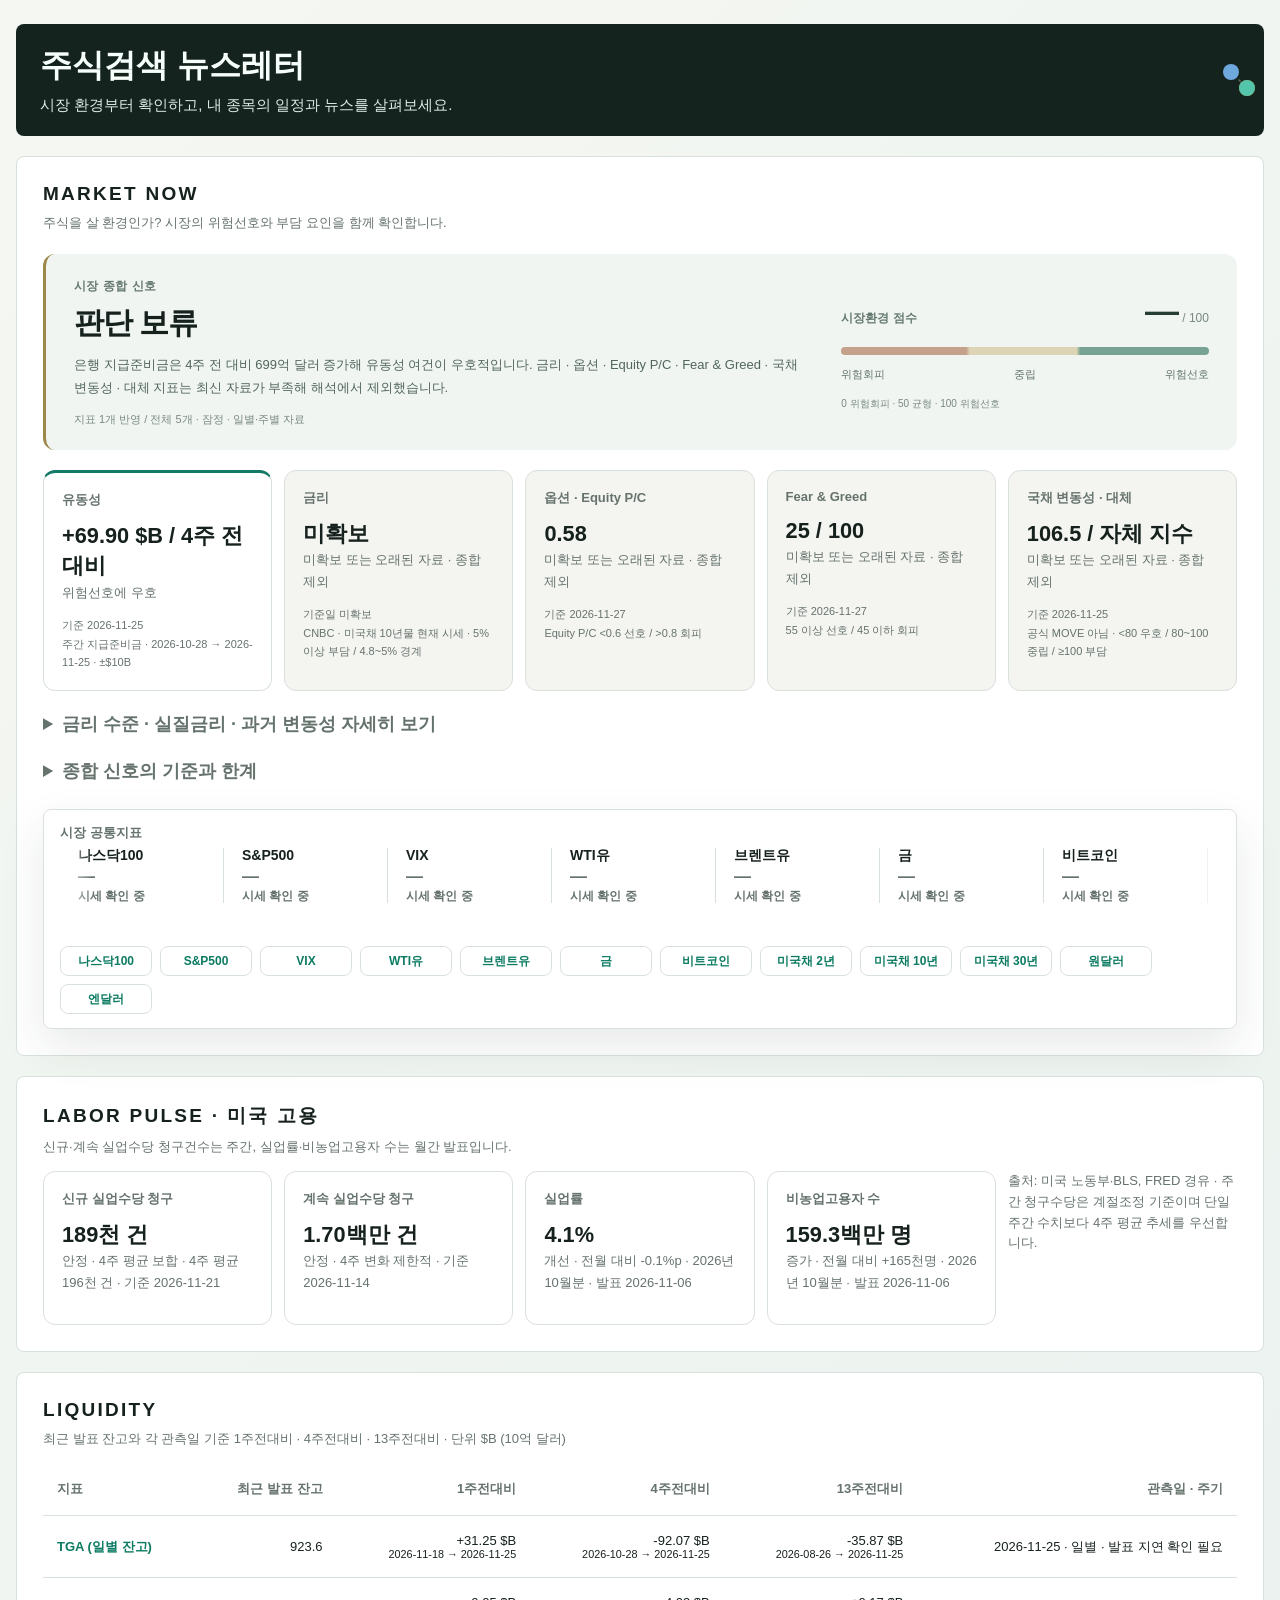
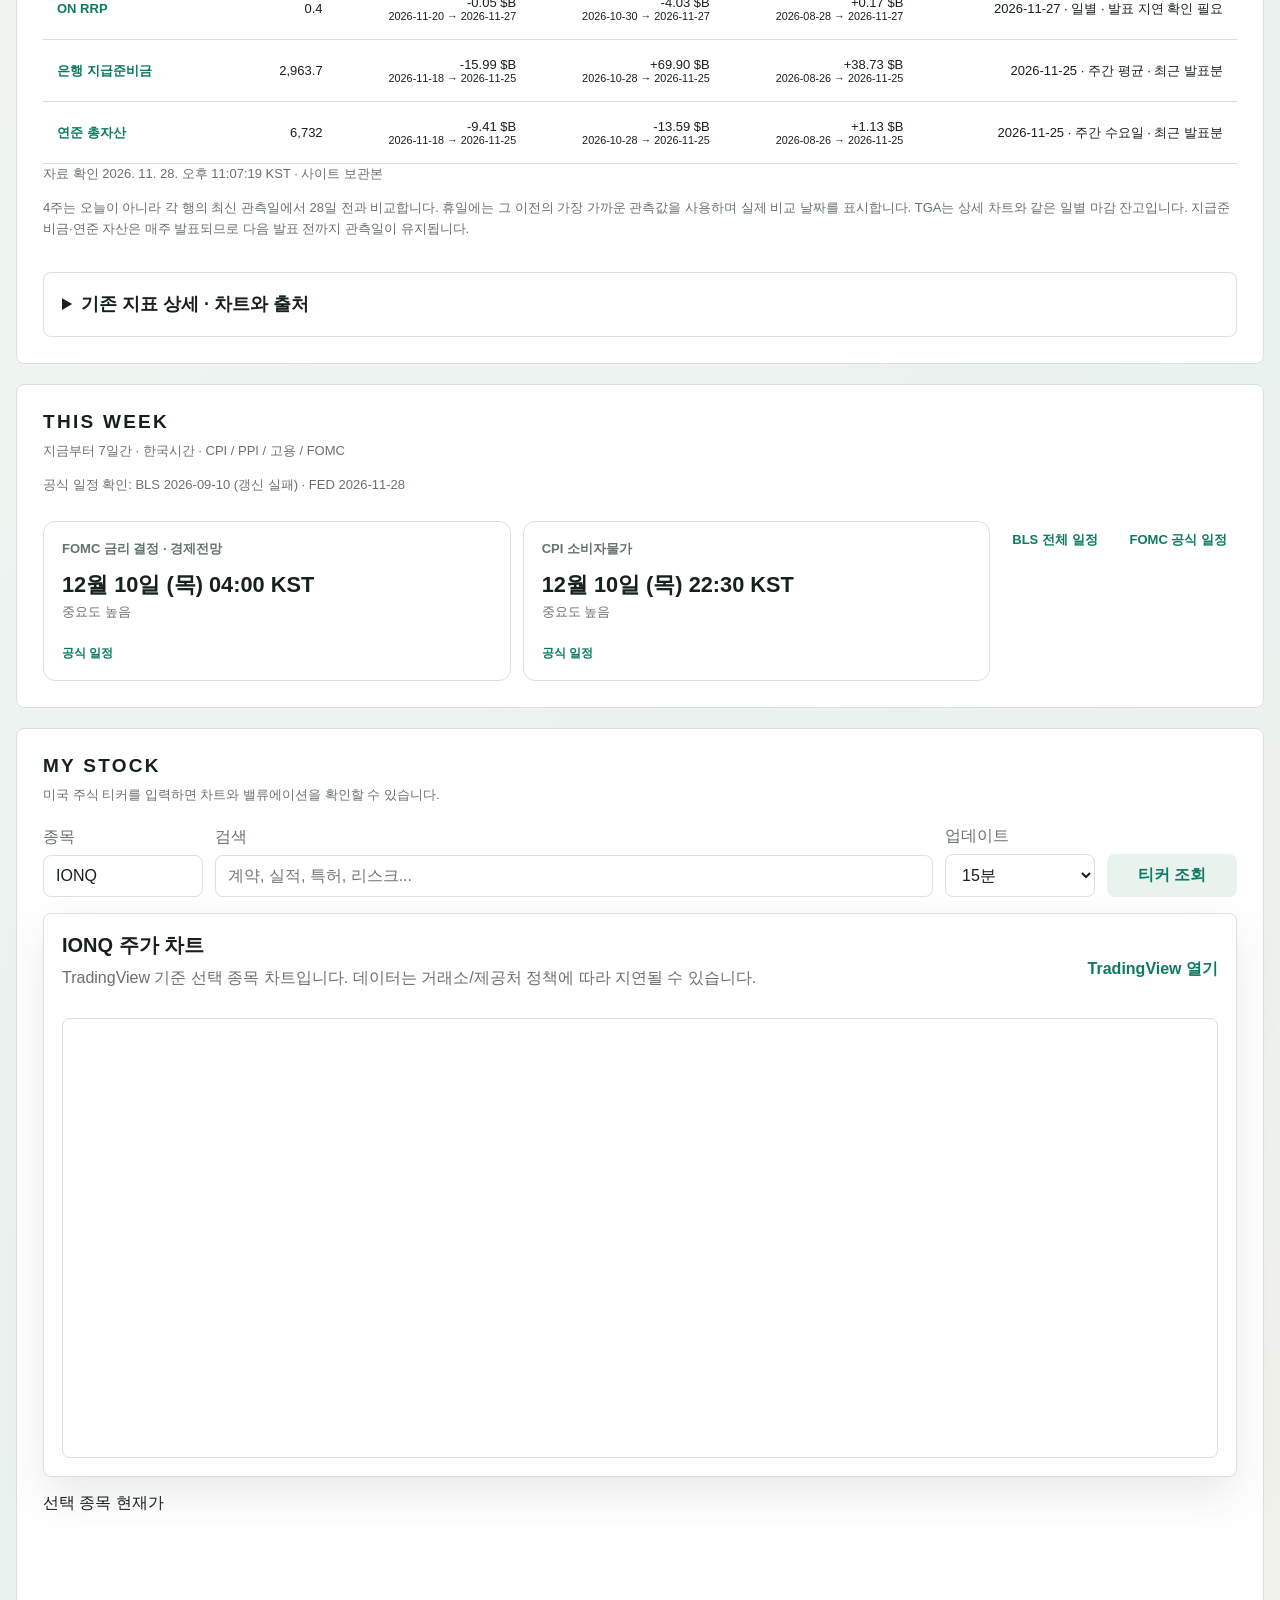
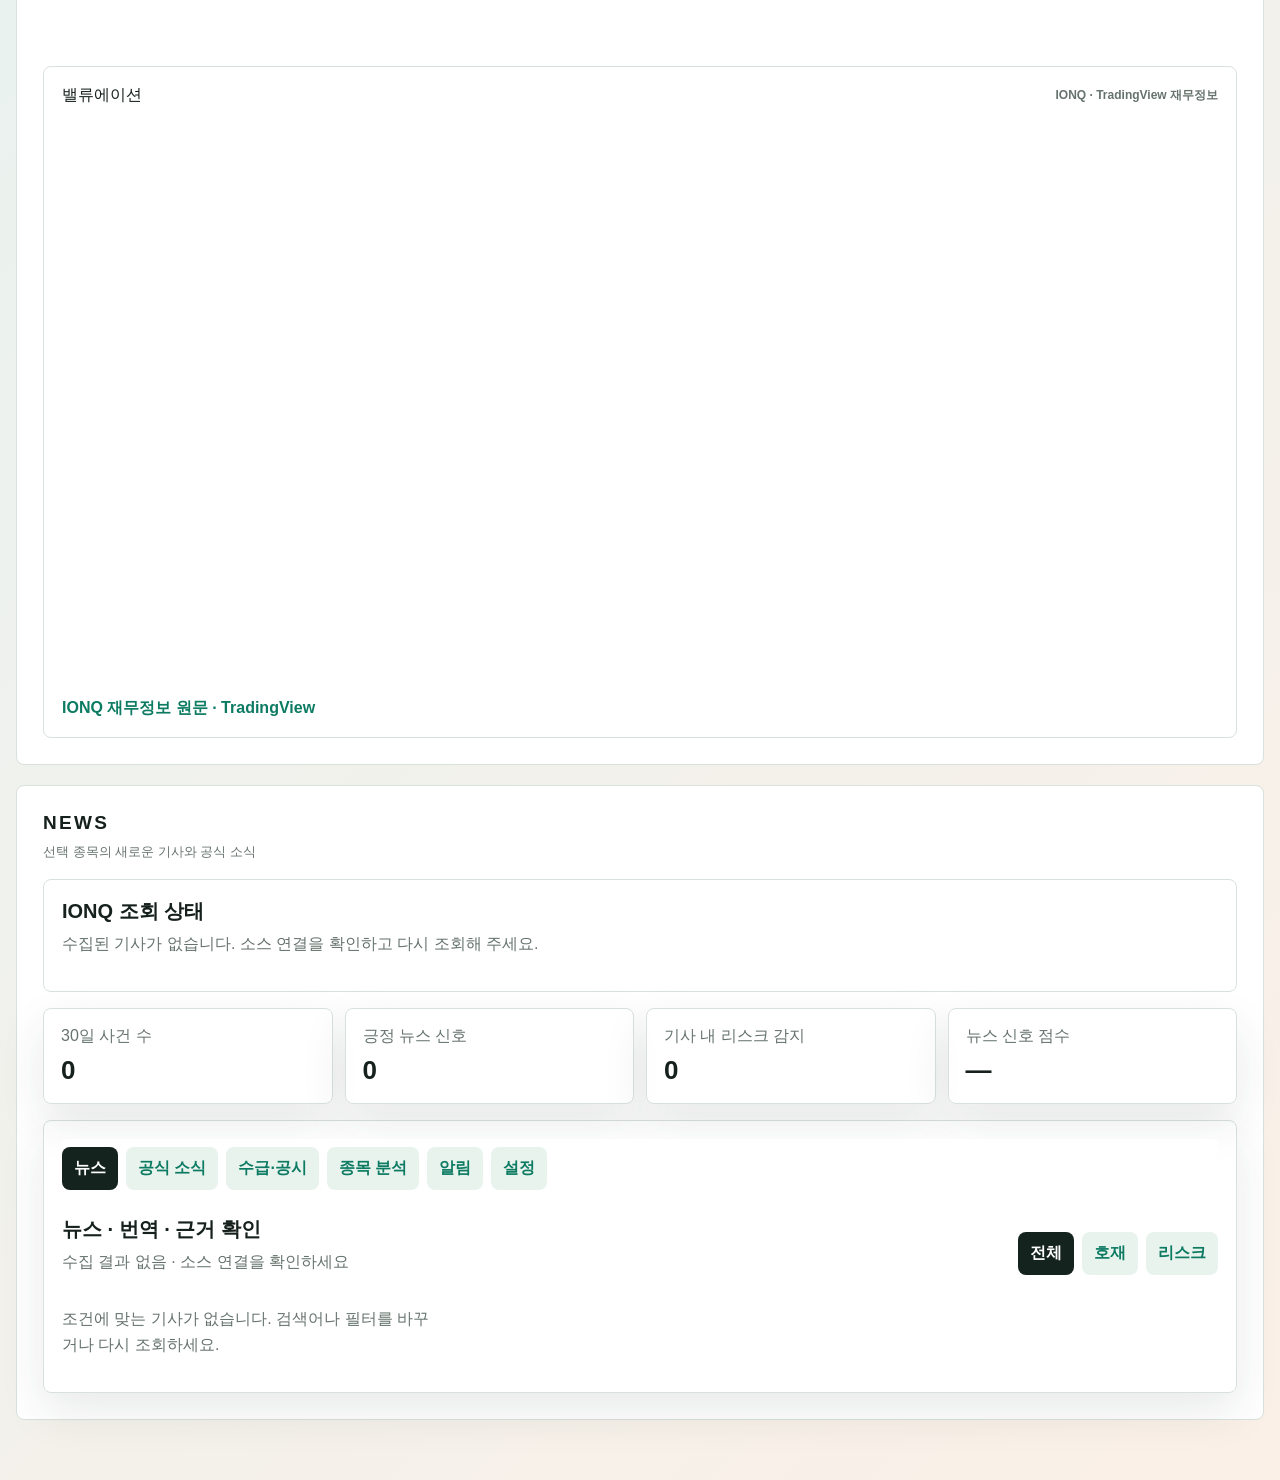
<file: index.html>
<!doctype html>
<html lang="ko">
<head>
  <meta charset="utf-8">
  <meta name="viewport" content="width=device-width,initial-scale=1">
  <title>주식검색 뉴스레터</title>
  <link rel="stylesheet" href="./styles.css?v=20260913-narrative">
  <link rel="stylesheet" href="./market-live-tape.css?v=20260920-unified">
  <style>
    .tga-indicator{grid-column:1/span 4;grid-row:3}
    .liquidity-pairs{display:grid;grid-template-columns:1fr;gap:16px}
    .liquidity-pair{padding:12px;border:1px solid var(--line);border-radius:8px;background:#fff}
    .liquidity-pair>span{display:block;margin-bottom:8px;color:var(--muted);font-size:12px;font-weight:800}
    .option-sentiment-indicator{grid-column:1/span 4;grid-row:2;min-height:auto}
    .option-sentiment-grid{display:grid;grid-template-columns:repeat(4,minmax(0,1fr));gap:10px;margin-top:12px}
    .option-sentiment-grid>div{padding:12px;border:1px solid var(--line);border-radius:8px;background:#f8fbf9}
    .option-sentiment-grid span,.option-sentiment-grid small{display:block;color:var(--muted);font-size:12px;font-weight:800}
    .option-sentiment-grid strong{display:block;margin:8px 0 5px;font-size:clamp(20px,2vw,30px)}
    .option-sentiment-grid strong.positive{color:var(--green)}.option-sentiment-grid strong.negative{color:#b33a24}.option-sentiment-grid strong.caution{color:#a5641d}
    .option-sentiment-note{margin:12px 0 0!important;font-size:13px!important;line-height:1.5}
    .move-scale{overflow:visible}.move-scale:after{border-radius:14px}.move-scale span{z-index:3}
    @media(max-width:1100px){.tga-indicator{grid-column:span 2}.tga-indicator,.option-sentiment-indicator{grid-row:auto}}
    @media(max-width:800px){.option-sentiment-grid{grid-template-columns:repeat(2,minmax(0,1fr))}}
    @media(max-width:650px){.tga-indicator,.option-sentiment-indicator{grid-column:auto}.liquidity-pairs,.option-sentiment-grid{grid-template-columns:1fr}}
  </style>
</head>
<body>
  <main class="shell">
    <section class="hero">
      <div>
        <h1>주식검색 뉴스레터</h1>
        <p class="lead">관심 종목의 새 소식과 뉴스 신호를 먼저 확인하고, 시장 지표를 함께 살펴보세요.</p>
      </div>
      <div class="orbital" aria-hidden="true"><span></span><span></span><span></span></div>
    </section>

    <section class="market-overview market-strip" aria-label="시장 공통지표">
      <article class="market-card market-tape-card"><span>시장 공통지표</span><div id="marketTapeWidget" class="market-widget tradingview-widget-container"></div><nav id="marketQuickLinks" class="market-widget-links" aria-label="주요 시장지표 바로가기"></nav></article>
    </section>

    <section class="risk-indicators" aria-label="시장 리스크 지표">
      <article class="risk-indicator move-indicator source" id="moveIndicator">
        <div class="risk-head"><span>미국 국채 금리 변동성</span><div><a href="https://www.ice.com/market-data/indices" target="_blank" rel="noreferrer">ICE 원본</a> <a href="https://fred.stlouisfed.org/series/DGS10" target="_blank" rel="noreferrer">FRED 데이터</a></div></div>
        <div class="move-dashboard">
          <div class="move-reading"><span>미 국채 변동성 대체지표</span><strong id="moveValue">불러오는 중</strong><b id="moveState">변동성 분석 중</b><small id="moveAsOf">금리 수준과 별도 측정</small></div>
          <div class="move-thermometer" aria-label="MOVE 시장 스트레스 온도계"><div class="move-scale"><div class="move-level" id="moveLevel"></div><span>안정</span><span>주의</span><span>높음</span><span>스트레스</span></div></div>
          <div class="move-trend"><div class="move-stats"><span id="movePercentile">1년 백분위 계산 중</span><span id="moveAverage">20일 평균 계산 중</span></div><div id="moveChart" class="move-chart" aria-label="MOVE 최근 3개월 추세 그래프"></div></div>
        </div>
        <details class="method-note"><summary>공식 MOVE와 산출 방식의 차이</summary><p>FRED 2·5·10·30년 금리의 일간 변화(bp)에 대해 최근 21개 변화값의 표준편차를 연율화(√252)하고, 네 만기의 평균에 1.1255를 곱해 55~180 범위로 제한합니다. 옵션 가격 기반 공식 ICE MOVE와 다른 자체 계산값입니다. 연결 실패 시 저장된 시계열은 산출 방식 미확인으로 별도 표시합니다. 구간 판정은 참고용입니다.</p></details><small id="moveExplanation" class="move-explanation">금리 수준과 변동성은 별개입니다. 이 지표가 낮아도 국채 금리 자체가 높으면 성장주와 장기채의 할인율 부담은 지속될 수 있습니다.</small>
      </article>
      <article class="risk-indicator fear-greed-indicator source" id="fearGreedIndicator">
        <div class="risk-head"><span>투자심리</span><a href="https://www.cnn.com/markets/fear-and-greed" target="_blank" rel="noreferrer">CNN</a></div>
        <div class="fear-greed-intro"><strong>Fear &amp; Greed Index</strong><span>지금 시장을 움직이는 감정</span></div>
        <div class="fear-greed-gauge-wrap"><div id="fearGreedChart" class="fear-greed-chart" aria-label="CNN Fear and Greed Index 현재 게이지"></div><strong id="fearGreedValue" class="fear-greed-number">--</strong></div>
        <div class="fear-greed-status"><b id="fearGreedRating">CNN 지수</b><span id="fearGreedAsOf">최신 데이터 확인 중</span></div>
        <small id="fearGreedNote">주가 모멘텀, 변동성, 옵션, 안전자산 수요 등을 합친 시장 심리 지표</small>
      </article>
      <article class="risk-indicator option-sentiment-indicator source" id="putCallIndicator">
        <div class="risk-head"><span>옵션 센티먼트</span><a href="https://www.cboe.com/us/options/market_statistics/daily/" target="_blank" rel="noreferrer">Cboe</a></div>
        <div class="option-sentiment-grid">
          <div><span>Equity P/C</span><strong id="equityPcValue">불러오는 중</strong><small id="equityPcReading">개별주식 심리</small></div>
          <div><span>Index P/C</span><strong id="indexPcValue">불러오는 중</strong><small id="indexPcReading">지수 헤지 수요</small></div>
          <div><span>Index P/C vs 20일</span><strong id="indexPcDeviation">-</strong><small id="indexPcAverage">기준선 계산 중</small></div>
          <div><span>VIX</span><strong id="optionVixValue">불러오는 중</strong><small id="optionVixAsOf">FRED 일별 종가</small></div>
          <div><span>SKEW</span><strong id="optionSkewValue">불러오는 중</strong><small id="optionSkewAsOf">Cboe 일별 종가</small></div>
          <div><span>종합 상태</span><strong id="optionSentimentState">분석 중</strong><small id="optionSentimentAsOf">Cboe 공식 데이터</small></div>
        </div>
        <p class="option-sentiment-note" id="optionSentimentNote">Equity와 Index P/C를 교차 분석해 위험선호와 지수 헤지 수요를 구분합니다.</p>
      </article>
      <article class="risk-indicator tga-indicator source" id="tgaIndicator">
        <div class="risk-head"><span>TGA · ON RRP · 은행 지급준비금</span><div><a href="https://fiscaldata.treasury.gov/datasets/daily-treasury-statement/operating-cash-balance" target="_blank" rel="noreferrer">TGA</a> <a href="https://www.newyorkfed.org/markets/desk-operations/reverse-repo" target="_blank" rel="noreferrer">NY Fed</a> <a href="https://fred.stlouisfed.org/series/WRESBAL" target="_blank" rel="noreferrer">FRED</a></div></div>
        <div class="liquidity-scoreboard">
          <div class="liquidity-score"><strong id="liquidityScore">--</strong><span>/ 100</span><b id="liquidityScoreLabel">점수 계산 중</b></div>
          <div class="liquidity-score-details"><div><span>최근 발표 주간 신호</span><strong id="liquidityWeeklySignal">공통 기준일 정렬 중</strong><small id="liquidityWeeklyAsOf">수요일 기준</small></div><div><span>일일 추정 지급준비금</span><strong id="liquidityReserveNowcast">계산 중</strong><small id="liquidityNowcastAsOf">TGA·ON RRP 반영</small></div><div><span>자료 갱신 상태</span><strong id="liquidityConfidence">--%</strong><small id="liquidityLag">발표 시차 계산 중</small></div></div>
        </div>
        <div class="liquidity-pairs">
          <div class="liquidity-pair"><span>미 재무부 일반계정(TGA)</span><div class="tga-summary"><div><strong id="tgaBalance">불러오는 중</strong><span id="tgaAsOf">일별 종가 · 단위 $B</span></div><p id="tgaChange">4주전대비 · 유동성 방향 계산 중</p></div><div id="tgaChart" class="tga-chart" aria-label="최근 TGA 잔고 그래프"></div></div>
          <div class="liquidity-pair"><span>익일물 역레포(ON RRP)</span><div class="tga-summary"><div><strong id="rrpBalance">불러오는 중</strong><span id="rrpAsOf">일별 결과 · 단위 $B</span></div><p id="rrpChange">4주전대비 · 유동성 방향 계산 중</p></div><div id="rrpChart" class="tga-chart" aria-label="최근 ON RRP 잔고 그래프"></div></div>
          <div class="liquidity-pair"><span>미국 은행 지급준비금</span><div class="tga-summary"><div><strong id="reserveBalance">불러오는 중</strong><span id="reserveAsOf">주간 · 단위 $B</span></div><p id="reserveChange">4주 전 대비 증감 계산 중</p></div><div id="reserveChart" class="tga-chart" aria-label="최근 미국 은행 지급준비금 그래프"></div></div>
        </div>
        <small id="tgaInterpretation">최신성 점수는 95점에서 기준일 2일 초과분에 하루 5점씩 차감하며 최저 45점입니다. 정확도 확률이 아닙니다. 유동성 점수는 같은 수요일 기준의 순유동성 변화와 지급준비금을 사용합니다. 일일 TGA·ON RRP는 별도의 추정치로 표시해 시점 혼합을 줄입니다.</small>
      </article>
    </section>

    <section class="control-bar">
      <label><span>종목</span><input id="tickerSelect" type="search" value="IONQ" placeholder="예: NVDA" maxlength="15" autocomplete="off" autocapitalize="characters" enterkeyhint="search" spellcheck="false" aria-label="조회할 미국 주식 티커"></label>
      <label><span>검색</span><input id="searchInput" type="search" placeholder="계약, 실적, 특허, 리스크..."></label>
      <label><span>업데이트</span><select id="refreshMinutes"><option value="5">5분</option><option value="15" selected>15분</option><option value="30">30분</option><option value="60">1시간</option></select></label>
      <button id="refreshNow" type="button">티커 조회</button>
    </section>

    <section class="metrics">
      <article><span>30일 사건 수</span><strong id="metricNews">0</strong></article>
      <article><span>긍정 뉴스 신호</span><strong id="metricPositive">0</strong></article>
      <article><span>기사 내 리스크 감지</span><strong id="metricRisk">0</strong></article>
      <article><span>뉴스 신호 점수</span><strong id="metricHeat">0</strong></article>
      <article class="quote-card"><div class="metric-head"><span>선택 종목 현재가</span></div><div id="quoteWidget" class="tradingview-widget-container"></div></article>
      <article class="valuation-card"><div class="metric-head valuation-head"><span>밸류에이션</span><small id="valuationAsOf">참고 데이터</small></div><div id="valuationGrid" class="valuation-grid"></div></article>
    </section>

    <section class="stock-chart-card" aria-label="선택 종목 주가 차트">
      <div class="section-head">
        <div>
          <h2>IONQ 주가 차트</h2>
          <p>TradingView 기준 선택 종목 차트입니다. 데이터는 거래소/제공처 정책에 따라 지연될 수 있습니다.</p>
        </div>
        <a href="https://www.tradingview.com/symbols/NYSE-IONQ/" target="_blank" rel="noreferrer">TradingView 열기</a>
      </div>
      <div class="tradingview-chart-card"><div id="chartWidget" class="tradingview-widget-container"></div></div>
    </section>

    <section class="market-calendar" aria-label="주간 체크리스트 · 일정 원문">
      <div class="section-head">
        <div><h2>주간 체크리스트 · 일정 원문</h2><p>아래 항목은 반복 점검 목록입니다. 확정된 발표 일정이 아니며, 날짜·한국시간·휴장 여부는 공식 일정에서 확인하세요.</p></div>
        <a href="https://www.nasdaq.com/market-activity/earnings" target="_blank" rel="noreferrer">실적 캘린더 열기</a>
      </div>
      <div class="calendar-links"><a href="https://www.bls.gov/schedule/" target="_blank" rel="noreferrer">미국 고용·물가 일정</a> <a href="https://www.federalreserve.gov/monetarypolicy/fomccalendars.htm" target="_blank" rel="noreferrer">FOMC 일정</a> <a href="https://www.nyse.com/markets/hours-calendars" target="_blank" rel="noreferrer">미국장 휴장·거래시간</a></div><div class="calendar-grid">
        <article class="calendar-day today"><time datetime="2026-06-30"><span>6월 30일</span><strong>화</strong></time><div><b>장중 변동성 점검</b><p>분기 말 리밸런싱, 금리, VIX 흐름 확인</p></div></article>
        <article class="calendar-day"><time datetime="2026-07-01"><span>7월 1일</span><strong>수</strong></time><div><b>제조업 지표</b><p>ISM 제조업, 신규주문, 고용 세부항목</p></div></article>
        <article class="calendar-day"><time datetime="2026-07-02"><span>7월 2일</span><strong>목</strong></time><div><b>고용 선행 지표</b><p>ADP 고용, 주간 실업수당 청구건수</p></div></article>
        <article class="calendar-day"><time datetime="2026-07-03"><span>7월 3일</span><strong>금</strong></time><div><b>거래시간 확인</b><p>독립기념일 전후 휴장 또는 단축 거래 여부 점검</p></div></article>
      </div>
    </section>

    <section class="workspace">
      <nav class="tabs">
        <button class="active" data-view="news" type="button">뉴스</button><button data-view="official" type="button">공식 소식</button><button data-view="flow" type="button">수급·공시</button><button data-view="analysis" type="button">종목 분석</button><button data-view="alerts" type="button">알림</button><button data-view="settings" type="button">설정</button>
      </nav>
      <section id="news" class="view active">
        <div class="section-head"><div><h2>뉴스 · 번역 · 근거 확인</h2><p id="refreshState">초기화 중</p></div><div class="filters"><button class="active" data-filter="all" type="button">전체</button><button data-filter="bullish" type="button">호재</button><button data-filter="risk" type="button">리스크</button></div></div>
        <div id="newsList" class="news-list"></div>
      </section>
      <section id="official" class="view">
        <div class="section-head"><div><h2>공식 소식 · X 메시지</h2><p id="officialSubtitle">선택 종목의 공식 홈페이지, IR 공지, 공식 X, 주요 메시지를 한 화면에서 확인합니다.</p></div><div id="officialActions" class="official-actions"></div></div>
        <div class="official-grid"><div class="official-main"><article class="official-note"><strong id="officialUpdated">업데이트 기준: 2026년 6월 29일</strong><span>X 글은 열람 시점에 위젯으로 불러옵니다. 위젯이 비어 보이면 브라우저 추적 방지 또는 X 로그인 상태를 확인하세요.</span></article><div id="officialCardList" class="official-card-list"></div></div><aside class="x-stream"><header><strong id="officialTimelineTitle">공식 X 타임라인</strong><a id="officialTimelineOpen" href="#" target="_blank" rel="noreferrer">열기</a></header><div id="officialShortcuts" class="x-shortcuts"></div><div id="officialTimelineBox" class="timeline-box"></div><p>위젯 표시가 차단되면 위 버튼으로 X 원문을 확인하세요.</p></aside></div>
      </section>
      <section id="flow" class="view">
        <div class="section-head"><div><h2 id="flowTitle">IONQ 수급·공시 점검</h2><p>무료 원문을 우선 연결합니다. 기관 13F와 애널리스트 컨센서스는 무료 제공 범위가 제한될 수 있습니다.</p></div><span class="source-badge">FREE SOURCES</span></div>
        <article id="dilutionSummary" class="flow-summary"></article>
        <div id="flowCardList" class="flow-card-list"></div>
      </section>
      <section id="analysis" class="view"><div class="section-head"><div><h2 id="analysisTitle">IONQ 뉴스 신호 점수</h2><p id="analysisSummary">뉴스 흐름을 계약, 기술, 재무, 리스크로 나눠 분석합니다.</p></div><div class="score" id="scoreRing">—</div></div><div id="factorList" class="factor-list"></div></section>
      <section id="alerts" class="view"><div class="section-head"><div><h2>이메일 · 메신저 알림</h2><p>중요 뉴스가 임계값을 넘으면 이메일 초안 또는 메신저 웹훅 payload를 만듭니다.</p></div></div><div class="form-grid"><label><span>받는 이메일</span><input id="emailTarget" type="email" placeholder="you@example.com"></label><label><span>메신저 웹훅</span><input id="webhookTarget" type="url" placeholder="Slack/Discord/Teams webhook"></label><label><span>알림 임계값</span><input id="alertThreshold" type="range" min="40" max="95" value="70"></label></div><div class="actions"><button id="makeEmail" type="button">이메일 초안</button><button id="copyWebhook" type="button">웹훅 복사</button></div><pre id="alertPreview"></pre></section>
      <section id="settings" class="view"><div class="section-head"><div><h2>수집 소스와 AI 설정</h2><p>RSS 제목을 번역하고 키워드로 분류합니다. AI 본문 요약은 연결되어 있지 않습니다.</p></div></div><div class="form-grid"><label class="wide"><span>RSS 소스</span><textarea id="rssSources" rows="7"></textarea></label><label><span>AI API 엔드포인트 (현재 미연결)</span><input disabled id="aiEndpoint" type="url" placeholder="https://api.example.com/summarize"></label><label><span>금융 데이터 API 키</span><input id="valuationApiKey" type="password" placeholder="Financial Modeling Prep API key"></label><label><span>Alpha Vantage API 키</span><input id="alphaVantageApiKey" type="password" placeholder="Alpha Vantage API key"></label><label><span>Finnhub API 키</span><input id="finnhubApiKey" type="password" placeholder="Finnhub API key"></label><label><span>다음 업데이트</span><input id="nextRefresh" readonly value="15:00"></label></div></section>
    </section>
  </main>
  <template id="newsTemplate"><article class="news-card"><div class="meta"><strong class="ticker"></strong><span class="source"></span><span class="time"></span></div><h3></h3><p class="translated"></p><p class="summary"></p><div class="footer"><div class="tags"></div><a target="_blank" rel="noreferrer">원문</a></div></article></template>
  <script async src="https://platform.twitter.com/widgets.js" charset="utf-8"></script>
  <script src="./dashboard.js?v=20260913-detail"></script>
  <script src="./liquidity-data.js?v=20260919-direction"></script>
  <script src="./app.js?v=20260920-financials-v10"></script>
  <script src="./key-controls.js?v=20260908-copy"></script>
  <script src="./macro.js?v=20260913-detail"></script>
<script src="./legacy-indicators.js?v=20260913-detail"></script>
<script src="./market-board.js?v=20260922-labor-display-fix"></script>
  <script src="./market-live-tape.js?v=20260920-cnbc-direct"></script>
  <script src="./option-sentiment.js?v=20260920-four-signal"></script>
</body>
</html>
</file>
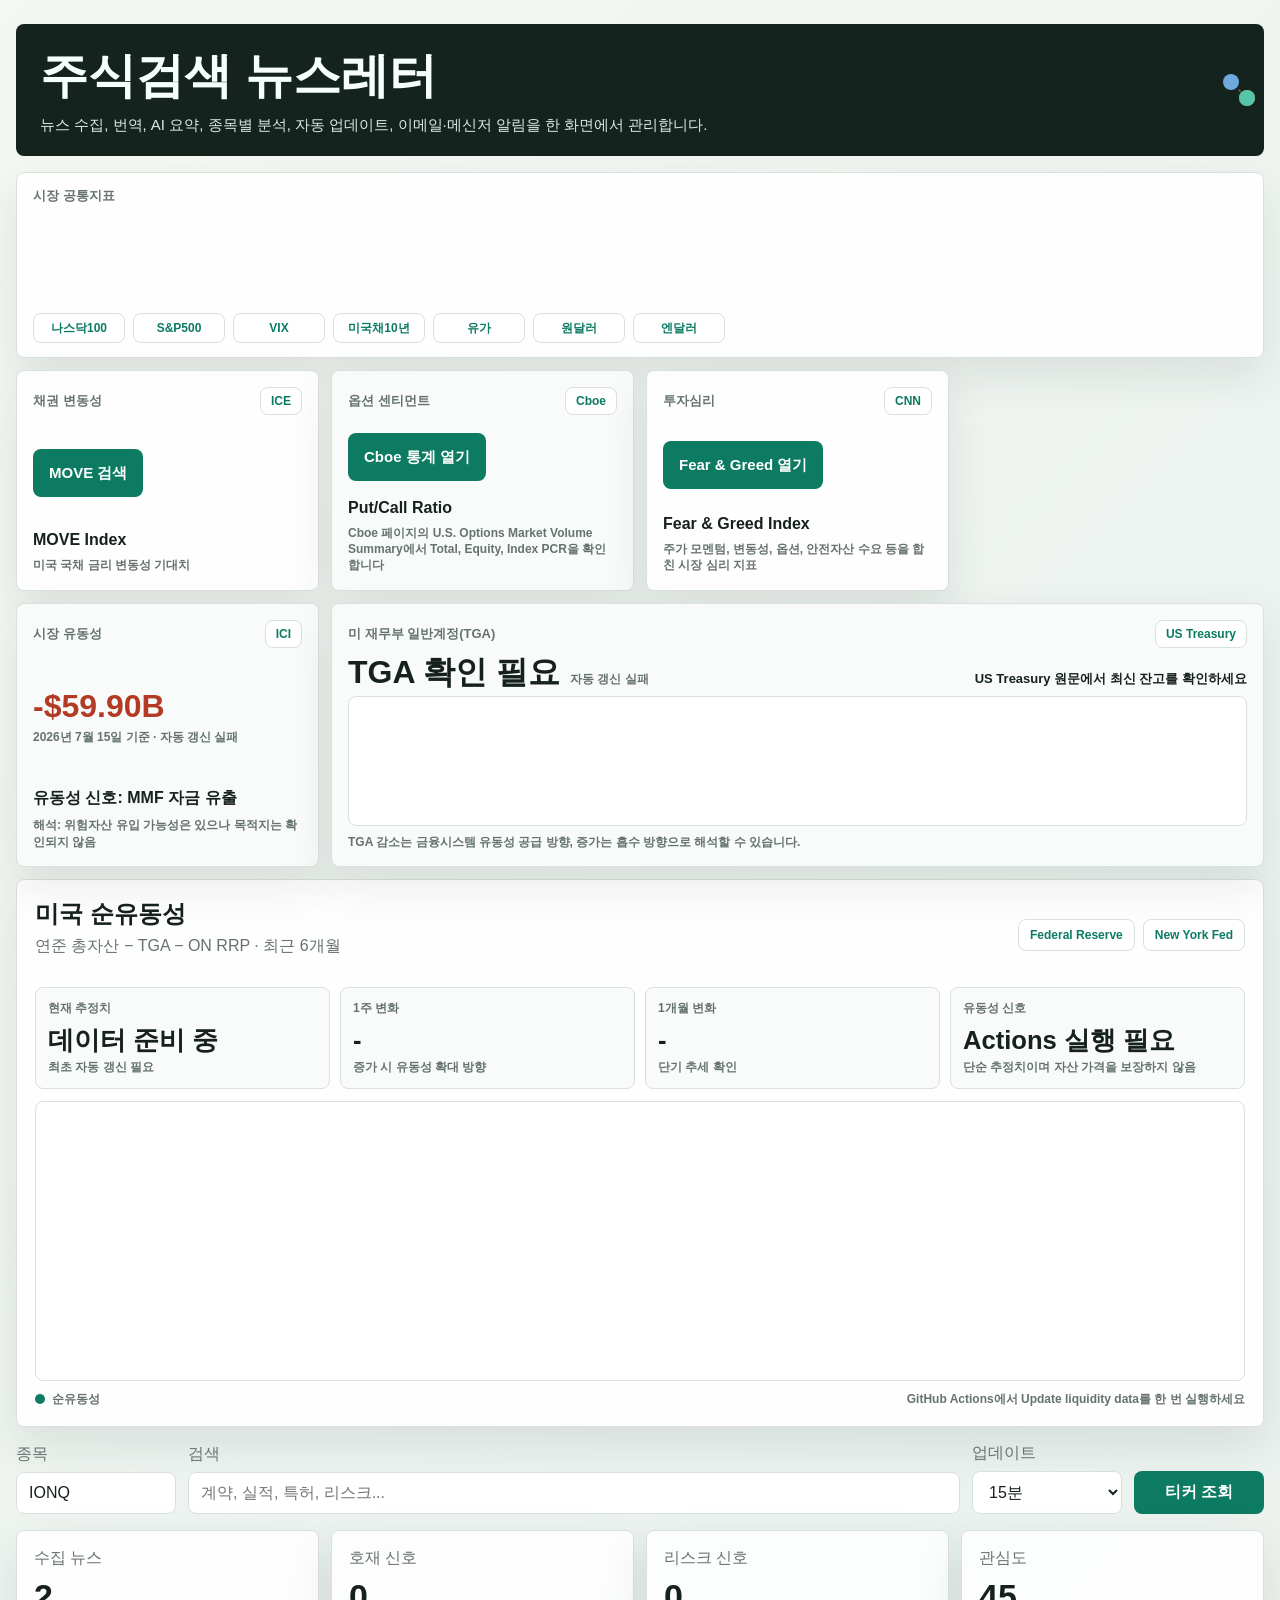
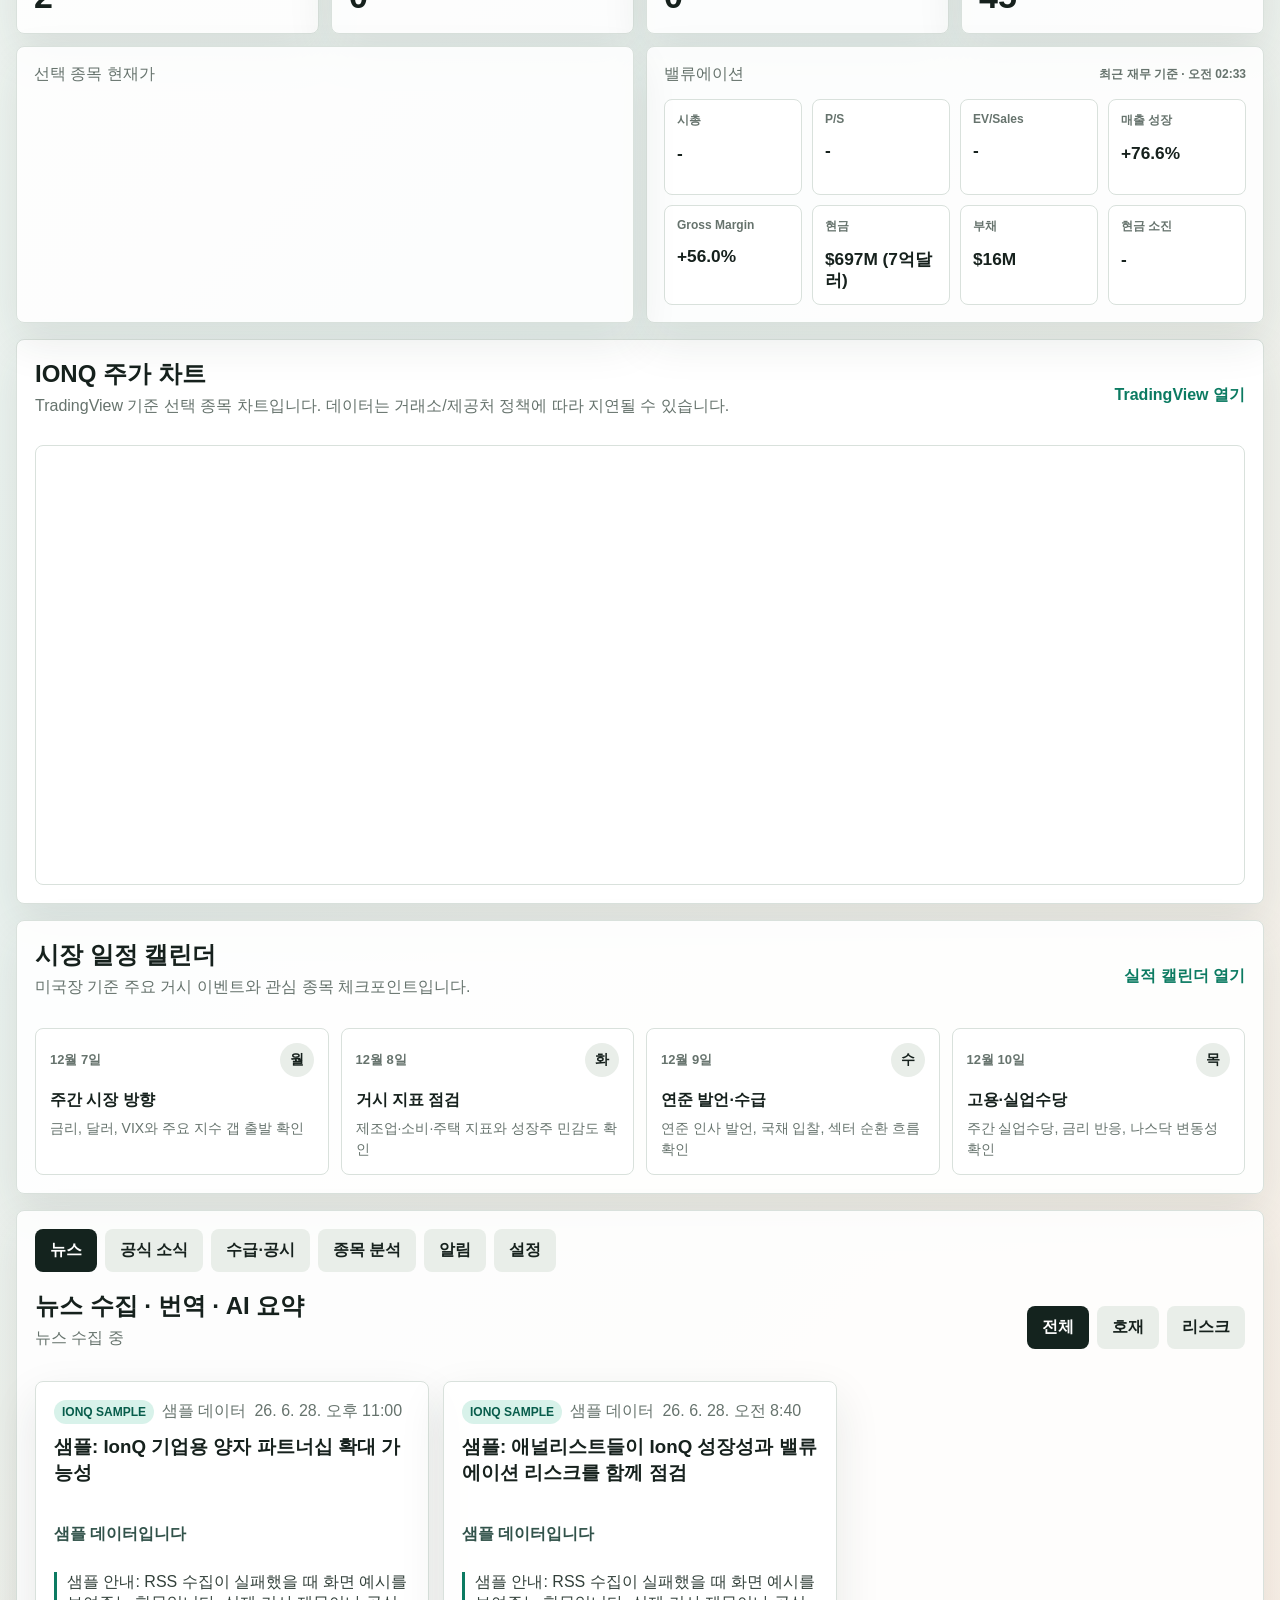
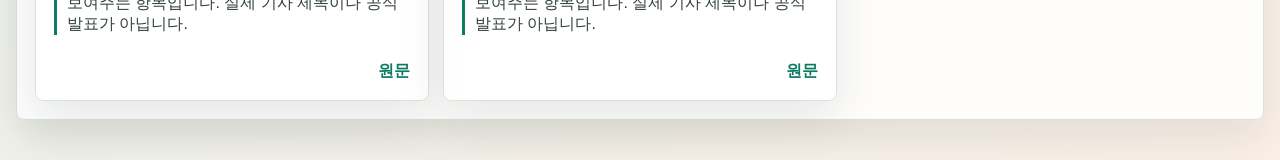
<file: .github/workflows/index.html>
﻿<!doctype html>
<html lang="ko">
<head>
  <meta charset="utf-8">
  <meta name="viewport" content="width=device-width,initial-scale=1">
  <title>주식검색 뉴스레터</title>
  <link rel="stylesheet" href="./styles.css?v=20260721-net-liquidity">
</head>
<body>
  <main class="shell">
    <section class="hero">
      <div>
        <h1>주식검색 뉴스레터</h1>
        <p class="lead">뉴스 수집, 번역, AI 요약, 종목별 분석, 자동 업데이트, 이메일·메신저 알림을 한 화면에서 관리합니다.</p>
      </div>
      <div class="orbital" aria-hidden="true"><span></span><span></span><span></span></div>
    </section>

    <section class="market-overview market-strip" aria-label="시장 공통지표">
      <article class="market-card market-tape-card"><span>시장 공통지표</span><div id="marketTapeWidget" class="market-widget tradingview-widget-container"></div><nav id="marketQuickLinks" class="market-widget-links" aria-label="주요 시장지표 바로가기"></nav></article>
    </section>

    <section class="risk-indicators" aria-label="시장 리스크 지표">
      <article class="risk-indicator" id="moveIndicator">
        <div class="risk-head"><span>채권 변동성</span><a href="https://www.ice.com/market-data/indices" target="_blank" rel="noreferrer">ICE</a></div>
        <a class="risk-source-button" href="https://www.google.com/search?q=ICE+BofA+MOVE+Index" target="_blank" rel="noreferrer">MOVE 검색</a>
        <p>MOVE Index</p>
        <small>미국 국채 금리 변동성 기대치</small>
      </article>
      <article class="risk-indicator" id="putCallIndicator">
        <div class="risk-head"><span>옵션 센티먼트</span><a href="https://www.cboe.com/markets/us/options/market-statistics" target="_blank" rel="noreferrer">Cboe</a></div>
        <a class="risk-source-button" href="https://www.cboe.com/markets/us/options/market-statistics" target="_blank" rel="noreferrer">Cboe 통계 열기</a>
        <p>Put/Call Ratio</p>
        <small>Cboe 페이지의 U.S. Options Market Volume Summary에서 Total, Equity, Index PCR을 확인합니다</small>
      </article>
      <article class="risk-indicator" id="fearGreedIndicator">
        <div class="risk-head"><span>투자심리</span><a href="https://www.cnn.com/markets/fear-and-greed" target="_blank" rel="noreferrer">CNN</a></div>
        <a class="risk-source-button" href="https://www.cnn.com/markets/fear-and-greed" target="_blank" rel="noreferrer">Fear &amp; Greed 열기</a>
        <p>Fear &amp; Greed Index</p>
        <small>주가 모멘텀, 변동성, 옵션, 안전자산 수요 등을 합친 시장 심리 지표</small>
      </article>
      <article class="risk-indicator mmf-indicator source" id="mmfIndicator">
        <div class="risk-head"><span>시장 유동성</span><a href="https://www.ici.org/research/stats/mmf" target="_blank" rel="noreferrer">ICI</a></div>
        <div class="mmf-flow-value"><strong id="mmfWeeklyFlow">-$59.90B</strong><span id="mmfAsOf">2026년 7월 15일 기준</span></div>
        <p id="mmfSignal">유동성 신호: MMF 자금 유출</p>
        <small id="mmfInterpretation">해석: 위험자산 유입 가능성은 있으나 목적지는 확인되지 않음</small>
      </article>
      <article class="risk-indicator tga-indicator source" id="tgaIndicator">
        <div class="risk-head"><span>미 재무부 일반계정(TGA)</span><a href="https://fiscaldata.treasury.gov/datasets/daily-treasury-statement/operating-cash-balance" target="_blank" rel="noreferrer">US Treasury</a></div>
        <div class="tga-summary"><div><strong id="tgaBalance">불러오는 중</strong><span id="tgaAsOf">일별 종가 · 단위 $B</span></div><p id="tgaChange">최근 20거래일 변화 계산 중</p></div>
        <div id="tgaChart" class="tga-chart" aria-label="최근 TGA 잔고 그래프"></div>
        <small id="tgaInterpretation">TGA 감소는 금융시스템 유동성 공급 방향, 증가는 흡수 방향으로 해석할 수 있습니다.</small>
      </article>
    </section>

    <section class="net-liquidity-card" aria-label="미국 순유동성">
      <div class="section-head net-liquidity-head">
        <div><h2>미국 순유동성</h2><p>연준 총자산 − TGA − ON RRP · 최근 6개월</p></div>
        <div class="net-liquidity-links"><a href="https://www.federalreserve.gov/Releases/H41/Current/" target="_blank" rel="noreferrer">Federal Reserve</a><a href="https://www.newyorkfed.org/markets/desk-operations/reverse-repo" target="_blank" rel="noreferrer">New York Fed</a></div>
      </div>
      <div class="net-liquidity-summary">
        <div><span>현재 추정치</span><strong id="netLiquidityValue">불러오는 중</strong><small id="netLiquidityAsOf">공식 데이터 결합</small></div>
        <div><span>1주 변화</span><strong id="netLiquidityWeek">-</strong><small>증가 시 유동성 확대 방향</small></div>
        <div><span>1개월 변화</span><strong id="netLiquidityMonth">-</strong><small>단기 추세 확인</small></div>
        <div><span>유동성 신호</span><strong id="netLiquiditySignal">계산 중</strong><small id="netLiquidityNote">단순 추정치이며 자산 가격을 보장하지 않음</small></div>
      </div>
      <div id="netLiquidityChart" class="net-liquidity-chart" aria-label="미국 순유동성 최근 6개월 그래프"></div>
      <div class="net-liquidity-legend"><span><i class="net-dot"></i>순유동성</span><span id="netLiquidityComponents">연준 총자산·TGA·ON RRP를 불러오는 중</span></div>
    </section>

    <section class="control-bar">
      <label><span>종목</span><input id="tickerSelect" type="search" value="IONQ" placeholder="예: NVDA" maxlength="15" autocomplete="off" autocapitalize="characters" enterkeyhint="search" spellcheck="false" aria-label="조회할 미국 주식 티커"></label>
      <label><span>검색</span><input id="searchInput" type="search" placeholder="계약, 실적, 특허, 리스크..."></label>
      <label><span>업데이트</span><select id="refreshMinutes"><option value="5">5분</option><option value="15" selected>15분</option><option value="30">30분</option><option value="60">1시간</option></select></label>
      <button id="refreshNow" type="button">티커 조회</button>
    </section>

    <section class="metrics">
      <article><span>수집 뉴스</span><strong id="metricNews">0</strong></article>
      <article><span>호재 신호</span><strong id="metricPositive">0</strong></article>
      <article><span>리스크 신호</span><strong id="metricRisk">0</strong></article>
      <article><span>관심도</span><strong id="metricHeat">0</strong></article>
      <article class="quote-card"><div class="metric-head"><span>선택 종목 현재가</span></div><div id="quoteWidget" class="tradingview-widget-container"></div></article>
      <article class="valuation-card"><div class="metric-head valuation-head"><span>밸류에이션</span><small id="valuationAsOf">참고 데이터</small></div><div id="valuationGrid" class="valuation-grid"></div></article>
    </section>

    <section class="stock-chart-card" aria-label="선택 종목 주가 차트">
      <div class="section-head">
        <div>
          <h2>IONQ 주가 차트</h2>
          <p>TradingView 기준 선택 종목 차트입니다. 데이터는 거래소/제공처 정책에 따라 지연될 수 있습니다.</p>
        </div>
        <a href="https://www.tradingview.com/symbols/NYSE-IONQ/" target="_blank" rel="noreferrer">TradingView 열기</a>
      </div>
      <div class="tradingview-chart-card"><div id="chartWidget" class="tradingview-widget-container"></div></div>
    </section>

    <section class="market-calendar" aria-label="시장 일정 캘린더">
      <div class="section-head">
        <div><h2>시장 일정 캘린더</h2><p>미국장 기준 주요 거시 이벤트와 관심 종목 체크포인트입니다.</p></div>
        <a href="https://www.nasdaq.com/market-activity/earnings" target="_blank" rel="noreferrer">실적 캘린더 열기</a>
      </div>
      <div class="calendar-grid">
        <article class="calendar-day today"><time datetime="2026-06-30"><span>6월 30일</span><strong>화</strong></time><div><b>장중 변동성 점검</b><p>분기 말 리밸런싱, 금리, VIX 흐름 확인</p></div></article>
        <article class="calendar-day"><time datetime="2026-07-01"><span>7월 1일</span><strong>수</strong></time><div><b>제조업 지표</b><p>ISM 제조업, 신규주문, 고용 세부항목</p></div></article>
        <article class="calendar-day"><time datetime="2026-07-02"><span>7월 2일</span><strong>목</strong></time><div><b>고용 선행 지표</b><p>ADP 고용, 주간 실업수당 청구건수</p></div></article>
        <article class="calendar-day"><time datetime="2026-07-03"><span>7월 3일</span><strong>금</strong></time><div><b>거래시간 확인</b><p>독립기념일 전후 휴장 또는 단축 거래 여부 점검</p></div></article>
      </div>
    </section>

    <section class="workspace">
      <nav class="tabs">
        <button class="active" data-view="news" type="button">뉴스</button><button data-view="official" type="button">공식 소식</button><button data-view="flow" type="button">수급·공시</button><button data-view="analysis" type="button">종목 분석</button><button data-view="alerts" type="button">알림</button><button data-view="settings" type="button">설정</button>
      </nav>
      <section id="news" class="view active">
        <div class="section-head"><div><h2>뉴스 수집 · 번역 · AI 요약</h2><p id="refreshState">초기화 중</p></div><div class="filters"><button class="active" data-filter="all" type="button">전체</button><button data-filter="bullish" type="button">호재</button><button data-filter="risk" type="button">리스크</button></div></div>
        <div id="newsList" class="news-list"></div>
      </section>
      <section id="official" class="view">
        <div class="section-head"><div><h2>공식 소식 · X 메시지</h2><p id="officialSubtitle">선택 종목의 공식 홈페이지, IR 공지, 공식 X, 주요 메시지를 한 화면에서 확인합니다.</p></div><div id="officialActions" class="official-actions"></div></div>
        <div class="official-grid"><div class="official-main"><article class="official-note"><strong id="officialUpdated">업데이트 기준: 2026년 6월 29일</strong><span>X 글은 열람 시점에 위젯으로 불러옵니다. 위젯이 비어 보이면 브라우저 추적 방지 또는 X 로그인 상태를 확인하세요.</span></article><div id="officialCardList" class="official-card-list"></div></div><aside class="x-stream"><header><strong id="officialTimelineTitle">공식 X 타임라인</strong><a id="officialTimelineOpen" href="#" target="_blank" rel="noreferrer">열기</a></header><div id="officialShortcuts" class="x-shortcuts"></div><div id="officialTimelineBox" class="timeline-box"></div><p>위젯 표시가 차단되면 위 버튼으로 X 원문을 확인하세요.</p></aside></div>
      </section>
      <section id="flow" class="view">
        <div class="section-head"><div><h2 id="flowTitle">IONQ 수급·공시 점검</h2><p>무료 원문을 우선 연결합니다. 기관 13F와 애널리스트 컨센서스는 무료 제공 범위가 제한될 수 있습니다.</p></div><span class="source-badge">FREE SOURCES</span></div>
        <article id="dilutionSummary" class="flow-summary"></article>
        <div id="flowCardList" class="flow-card-list"></div>
      </section>
      <section id="analysis" class="view"><div class="section-head"><div><h2 id="analysisTitle">IONQ 종합 점수</h2><p id="analysisSummary">뉴스 흐름을 계약, 기술, 재무, 리스크로 나눠 분석합니다.</p></div><div class="score" id="scoreRing">72</div></div><div id="factorList" class="factor-list"></div></section>
      <section id="alerts" class="view"><div class="section-head"><div><h2>이메일 · 메신저 알림</h2><p>중요 뉴스가 임계값을 넘으면 이메일 초안 또는 메신저 웹훅 payload를 만듭니다.</p></div></div><div class="form-grid"><label><span>받는 이메일</span><input id="emailTarget" type="email" placeholder="you@example.com"></label><label><span>메신저 웹훅</span><input id="webhookTarget" type="url" placeholder="Slack/Discord/Teams webhook"></label><label><span>알림 임계값</span><input id="alertThreshold" type="range" min="40" max="95" value="70"></label></div><div class="actions"><button id="makeEmail" type="button">이메일 초안</button><button id="copyWebhook" type="button">웹훅 복사</button></div><pre id="alertPreview"></pre></section>
      <section id="settings" class="view"><div class="section-head"><div><h2>수집 소스와 AI 설정</h2><p>기본은 RSS와 내장 요약 엔진입니다. 실제 AI API 엔드포인트를 연결할 수 있게 설계했습니다.</p></div></div><div class="form-grid"><label class="wide"><span>RSS 소스</span><textarea id="rssSources" rows="7"></textarea></label><label><span>AI API 엔드포인트</span><input id="aiEndpoint" type="url" placeholder="https://api.example.com/summarize"></label><label><span>금융 데이터 API 키</span><input id="valuationApiKey" type="password" placeholder="Financial Modeling Prep API key"></label><label><span>Alpha Vantage API 키</span><input id="alphaVantageApiKey" type="password" placeholder="Alpha Vantage API key"></label><label><span>Finnhub API 키</span><input id="finnhubApiKey" type="password" placeholder="Finnhub API key"></label><label><span>다음 업데이트</span><input id="nextRefresh" readonly value="15:00"></label></div></section>
    </section>
  </main>
  <template id="newsTemplate"><article class="news-card"><div class="meta"><strong class="ticker"></strong><span class="source"></span><span class="time"></span></div><h3></h3><p class="translated"></p><p class="summary"></p><div class="footer"><div class="tags"></div><a target="_blank" rel="noreferrer">원문</a></div></article></template>
  <script async src="https://platform.twitter.com/widgets.js" charset="utf-8"></script>
  <script src="./app.js?v=20260721-root-liquidity"></script>
</body>
</html>
</file>
<file: styles.css>
:root{--ink:#16211d;--muted:#66736d;--line:#d9e1dc;--green:#0c7b62;--amber:#b98513;--shadow:0 18px 45px rgba(31,45,39,.1)}*{box-sizing:border-box}body{margin:0;color:var(--ink);background:linear-gradient(135deg,#f5f7f2 0%,#eaf2ef 54%,#fbf0e7 100%);font-family:Inter,Pretendard,"Segoe UI",Arial,sans-serif}button,input,select,textarea{font:inherit}.shell{width:min(1400px,calc(100% - 32px));margin:0 auto;padding:24px 0 40px}.hero{min-height:190px;display:grid;grid-template-columns:minmax(0,1fr) 240px;align-items:center;gap:20px;padding:24px 28px;color:#f7fffb;background:#14231e;border-radius:8px;overflow:hidden}.eyebrow{margin:0 0 7px;color:#96c9bb;font-size:12px;font-weight:800;letter-spacing:0;text-transform:uppercase}h1,h2,h3,p{margin-top:0}h1{margin-bottom:8px;font-size:clamp(30px,4vw,48px)}h2{margin-bottom:6px}.lead{max-width:760px;color:#dcebe6;font-size:17px;line-height:1.45}.orbital{position:relative;aspect-ratio:1;border:1px solid rgba(255,255,255,.2);border-radius:50%;background:radial-gradient(circle,rgba(13,124,98,.65),transparent 62%)}.orbital:before,.orbital:after{content:"";position:absolute;inset:18%;border:1px solid rgba(255,255,255,.28);border-radius:50%;transform:rotate(28deg) scaleY(.45)}.orbital:after{transform:rotate(-36deg) scaleY(.45)}.orbital span{position:absolute;width:16px;height:16px;border-radius:50%;background:var(--amber)}.orbital span:nth-child(1){top:18%;left:48%}.orbital span:nth-child(2){top:58%;left:16%;background:#54c5aa}.orbital span:nth-child(3){right:18%;bottom:24%;background:#6fa8dc}.control-bar,.metrics,.workspace{margin-top:16px}.control-bar{display:grid;grid-template-columns:160px minmax(240px,1fr) 150px 130px;gap:12px;align-items:end}label{display:grid;gap:7px}label span,.metrics span,.section-head p,.meta{color:var(--muted)}input,select,textarea{width:100%;border:1px solid var(--line);border-radius:8px;background:#fff;color:var(--ink);padding:11px 12px}button{min-height:43px;border:0;border-radius:8px;cursor:pointer;font-weight:800}.control-bar button,.actions button:first-child{background:var(--green);color:#fff}.metrics{display:grid;grid-template-columns:repeat(4,1fr);gap:12px}.metrics article,.workspace,.news-card,.factor,pre{background:rgba(255,255,255,.88);border:1px solid var(--line);border-radius:8px;box-shadow:var(--shadow)}.metrics article{padding:17px}.metrics strong{display:block;margin-top:8px;font-size:34px}.workspace{padding:18px}.tabs{display:flex;gap:8px;margin-bottom:18px;overflow-x:auto}.tabs button,.filters button,.actions button{background:#e9eee9;color:var(--ink);padding:0 15px;white-space:nowrap}.tabs button.active,.filters button.active{background:#14231e;color:#fff}.view{display:none}.view.active{display:block}.section-head{display:flex;justify-content:space-between;gap:16px;align-items:center;margin-bottom:16px}.filters,.actions{display:flex;gap:8px}.news-list{display:grid;grid-template-columns:repeat(auto-fill,minmax(320px,1fr));gap:14px}.news-card{min-height:285px;padding:18px;display:flex;flex-direction:column;gap:10px}.meta,.footer{display:flex;align-items:center;gap:8px;flex-wrap:wrap}.ticker,.tag{border-radius:999px;padding:5px 8px;background:#d8f2ea;color:#075c4b;font-size:12px}.translated{color:#293833}.summary{border-left:3px solid var(--green);padding-left:10px;color:#33413b}.footer{justify-content:space-between;margin-top:auto}.tags{display:flex;flex-wrap:wrap;gap:6px}.tag.risk{background:#ffe0d4;color:#872b15}.tag.tech{background:#dcebf7;color:#22577d}.tag.finance{background:#fff0c6;color:#73510c}a{color:var(--green);font-weight:800;text-decoration:none}.score{width:118px;height:118px;border-radius:50%;display:grid;place-items:center;background:conic-gradient(var(--green) 72%,#e3e9e5 0);box-shadow:inset 0 0 0 15px #14231e;color:#fff;font-size:30px;font-weight:900;flex:0 0 auto}.factor-list{display:grid;gap:12px}.factor{padding:16px}.factor header{display:flex;justify-content:space-between;gap:12px;margin-bottom:10px}.bar{height:10px;background:#e1e7e3;border-radius:999px;overflow:hidden}.bar span{display:block;height:100%;width:var(--value);background:linear-gradient(90deg,var(--green),var(--amber))}.form-grid{display:grid;grid-template-columns:repeat(2,minmax(260px,1fr));gap:14px}.wide{grid-row:span 2}pre{min-height:160px;padding:16px;white-space:pre-wrap;overflow:auto}.official-actions{display:flex;gap:8px;flex-wrap:wrap}.official-actions a,.x-shortcuts a{display:inline-flex;align-items:center;justify-content:center;min-height:36px;border:1px solid var(--line);border-radius:8px;background:#fff;color:var(--green);font-size:13px;font-weight:900;text-decoration:none;padding:0 12px}.official-grid{display:grid;grid-template-columns:minmax(0,1fr) 390px;gap:16px;align-items:start}.official-note{display:grid;gap:5px;margin-bottom:12px;padding:14px 16px;border:1px solid #b9ddd4;border-radius:8px;background:#e8f6f1;color:#17483d}.official-note span{color:#375149;font-size:14px;line-height:1.55}.official-card-list{display:grid;grid-template-columns:repeat(2,minmax(0,1fr));gap:12px}.official-card{min-height:188px;border:1px solid var(--line);border-radius:8px;background:#fff;box-shadow:var(--shadow);overflow:hidden}.official-card a{display:flex;flex-direction:column;height:100%;padding:16px;text-decoration:none}.official-card h3{margin:12px 0 8px;font-size:19px;line-height:1.35}.official-card p{margin:0;color:var(--muted);font-size:14px;line-height:1.55}.official-pill{align-self:flex-start;border-radius:999px;background:#d8f2ea;color:#075c4b;font-size:12px;font-weight:900;padding:5px 9px}.official-pill.red{background:#ffe0d4;color:#872b15}.official-pill.blue{background:#dcebf7;color:#22577d}.official-pill.amber{background:#fff0c6;color:#73510c}.x-stream{position:sticky;top:16px;border:1px solid var(--line);border-radius:8px;background:#fff;box-shadow:var(--shadow);overflow:hidden}.x-stream header{display:flex;align-items:center;justify-content:space-between;gap:10px;padding:14px 16px;border-bottom:1px solid var(--line)}.x-stream header a{font-size:13px}.x-shortcuts{display:grid;grid-template-columns:1fr 1fr;gap:8px;padding:10px;background:#f6faf8}.timeline-box{min-height:620px;padding:0 8px}.x-stream p{margin:0;padding:12px 14px;border-top:1px solid var(--line);color:var(--muted);font-size:13px;line-height:1.5}@media(max-width:900px){.official-grid,.official-card-list{grid-template-columns:1fr}.x-stream{position:static}.hero,.control-bar,.metrics,.form-grid{grid-template-columns:1fr}.orbital{display:none}.section-head{align-items:stretch;flex-direction:column}}@media(max-width:560px){.shell{width:min(100% - 20px,1400px);padding-top:10px}.hero,.workspace{padding:16px}.metrics{grid-template-columns:repeat(2,1fr)}.news-list{grid-template-columns:1fr}}
.translated:empty{display:none}.news-card h3+.translated:empty+.summary{margin-top:8px}
.move-scale{overflow:visible}.move-scale:after{border-radius:14px}.move-scale span{z-index:3}

.quote-card{position:relative;display:grid;grid-template-rows:auto 1fr;gap:14px}.quote-card strong{font-size:clamp(22px,3vw,34px)}.quote-card small{color:var(--muted);font-size:12px}.quote-card button{min-height:30px;width:max-content;padding:0 10px;border:1px solid var(--line);background:#fff;color:var(--green);font-size:12px}.quote-up{color:#0c7b62}.quote-down{color:#b33a24}.quote-flat{color:var(--ink)}@media(max-width:1100px){.metrics{grid-template-columns:repeat(3,1fr)}}@media(max-width:700px){.metrics{grid-template-columns:repeat(2,1fr)}}

.tradingview-widget-container{width:100%;min-height:120px;margin-top:6px;overflow:hidden}.quote-card{grid-column:span 2}.quote-card button{margin-top:2px}@media(max-width:900px){.quote-card{grid-column:auto}}

.stock-chart-card{margin-top:16px;padding:18px;border:1px solid var(--line);border-radius:8px;background:#fff;box-shadow:var(--shadow)}.stock-chart-card .section-head{margin-bottom:12px}.stock-chart-card .section-head a{white-space:nowrap}.tradingview-chart-card{height:440px;min-height:360px;border:1px solid var(--line);border-radius:8px;overflow:hidden;background:#fff}.tradingview-chart-card .tradingview-widget-container,.tradingview-chart-card .tradingview-widget-container__widget{height:100%;width:100%}@media(max-width:700px){.tradingview-chart-card{height:360px}}

.quote-card button{display:none}

#quoteWidget{width:100%;min-height:120px}#chartWidget{width:100%;height:100%}.stock-quote{min-height:120px;display:flex;flex-direction:column;justify-content:center;gap:9px}.stock-quote strong{margin:0;font-size:clamp(28px,3vw,42px);line-height:1;color:var(--ink)}.stock-quote span{font-size:15px;font-weight:900}.stock-quote small{color:var(--muted);line-height:1.45}.stock-data-note{display:block;margin-top:8px;color:var(--amber);font-size:12px;font-weight:800;line-height:1.4}.stock-quote .up,.stock-change.up{color:#0c7b62}.stock-quote .down,.stock-change.down{color:#b33a24}.stock-quote .flat,.stock-change.flat{color:var(--muted)}.stock-quote.loading strong,.stock-quote.error strong{color:var(--muted)}.stock-chart-message{height:100%;display:grid;place-items:center;padding:20px;color:var(--muted);font-weight:800;text-align:center}.stock-chart-summary{position:absolute;z-index:2;display:flex;align-items:center;gap:10px;flex-wrap:wrap;margin:14px 0 0 16px;padding:8px 10px;border:1px solid var(--line);border-radius:8px;background:rgba(255,255,255,.86);backdrop-filter:blur(8px)}.stock-chart-summary strong{font-size:16px}.stock-chart-summary span{font-size:13px;font-weight:900}.stock-chart-summary .up{color:#0c7b62}.stock-chart-summary .down{color:#b33a24}.stock-chart-svg{display:block;width:100%;height:100%;color:var(--green)}.stock-chart-bg{fill:#fff}.stock-grid-line{stroke:#dfe7e3;stroke-width:1}.stock-axis-label{fill:var(--muted);font-size:12px;font-weight:800}.stock-area.up{fill:#0c7b62;fill-opacity:.12;stroke:none}.stock-area.down{fill:#b33a24;fill-opacity:.12;stroke:none}.stock-line.up,.stock-end-dot.up{stroke:#0c7b62}.stock-line.down,.stock-end-dot.down{stroke:#b33a24}.stock-line{fill:none;stroke-width:3;stroke-linecap:round;stroke-linejoin:round}.stock-end-dot{fill:#fff;stroke-width:3}@media(max-width:560px){.stock-chart-summary{position:static;margin:10px}.stock-chart-svg{height:calc(100% - 64px)}}

.news-card .translated{margin-top:8px;color:#31524a;font-weight:650;line-height:1.45}.news-card .translated:empty{display:none}




.quote-card .tradingview-widget-container{min-height:150px;margin-top:0}

.market-overview{margin-top:16px;display:grid;grid-template-columns:repeat(4,minmax(0,1fr));gap:12px}.market-card{min-height:184px;padding:14px 16px;border:1px solid var(--line);border-radius:8px;background:rgba(255,255,255,.9);box-shadow:var(--shadow);overflow:hidden}.market-card span{display:block;color:var(--muted);font-size:13px;font-weight:800}.market-widget{position:relative;min-height:150px;margin-top:10px}.market-widget .tradingview-widget-container__widget{min-height:150px}.market-widget-link{position:absolute;inset:auto 0 0 0;display:flex;align-items:center;justify-content:center;min-height:32px;border:1px solid var(--line);border-radius:8px;background:#fff;color:var(--green);font-size:12px;font-weight:900}.market-quote{height:132px;display:flex;flex-direction:column;justify-content:center;gap:9px}.market-quote.custom{position:relative}.market-symbol{align-self:flex-start;display:inline-flex;align-items:center;min-height:26px;padding:0 9px;border:1px solid #b9ddd4;border-radius:999px;background:#e8f6f1;color:#075c4b;font-size:12px;font-weight:900;letter-spacing:0}.market-quote strong{display:block;margin:0;font-size:clamp(26px,2.5vw,38px);line-height:1.05;color:var(--ink);overflow-wrap:anywhere}.market-change{font-size:14px;font-weight:900}.market-change.up{color:#0c7b62}.market-change.down{color:#b33a24}.market-change.flat{color:var(--muted)}.market-quote small,.market-quote span{color:var(--muted)}.market-quote a{position:absolute;right:0;bottom:0;font-size:12px;font-weight:900}.market-quote.loading strong,.market-quote.error strong{color:var(--muted)}@media(max-width:1100px){.market-overview{grid-template-columns:repeat(2,minmax(0,1fr))}}@media(max-width:560px){.market-overview{grid-template-columns:1fr}}

.market-calendar{margin-top:16px;padding:18px;border:1px solid var(--line);border-radius:8px;background:rgba(255,255,255,.92);box-shadow:var(--shadow)}.market-calendar .section-head{margin-bottom:14px}.market-calendar .section-head a{white-space:nowrap}.calendar-grid{display:grid;grid-template-columns:repeat(4,minmax(0,1fr));gap:12px}.calendar-day{min-height:132px;display:grid;grid-template-rows:auto 1fr;gap:12px;padding:14px;border:1px solid var(--line);border-radius:8px;background:#fff}.calendar-day time{display:flex;align-items:center;justify-content:space-between;gap:10px;color:var(--muted);font-size:13px;font-weight:900}.calendar-day time strong{display:grid;place-items:center;width:34px;height:34px;border-radius:50%;background:#e9eee9;color:var(--ink);font-size:14px}.calendar-day.today{border-color:#8fcdbd;background:#f2fbf8}.calendar-day.today time strong{background:var(--green);color:#fff}.calendar-day b{display:block;margin-bottom:7px;font-size:16px;line-height:1.35}.calendar-day p{margin:0;color:var(--muted);font-size:14px;line-height:1.5}@media(max-width:1100px){.calendar-grid{grid-template-columns:repeat(2,minmax(0,1fr))}}@media(max-width:560px){.calendar-grid{grid-template-columns:1fr}.market-calendar{padding:16px}}


.valuation-card{grid-column:span 2;display:grid;grid-template-rows:auto 1fr;gap:14px}.metric-head{min-height:20px;display:flex;align-items:center;justify-content:space-between;gap:10px}.valuation-head{display:flex;align-items:center;justify-content:space-between;gap:10px}.valuation-head small{color:var(--muted);font-size:12px;font-weight:800}.valuation-grid{display:grid;grid-template-columns:repeat(4,minmax(0,1fr));gap:10px;align-self:stretch}.valuation-item{min-height:96px;padding:12px;border:1px solid var(--line);border-radius:8px;background:#fff}.valuation-item span{display:block;color:var(--muted);font-size:12px;font-weight:900}.valuation-item strong{display:block;margin-top:14px;font-size:clamp(15px,1.35vw,22px);line-height:1.25;color:var(--ink);white-space:normal;overflow-wrap:anywhere}@media(max-width:900px){.valuation-card{grid-column:auto}.valuation-grid{grid-template-columns:repeat(2,minmax(0,1fr))}}

@media(max-width:1200px){.valuation-grid{grid-template-columns:repeat(2,minmax(0,1fr))}}

.market-strip{grid-template-columns:1fr}.market-tape-card{min-height:136px}.market-tape-card .market-widget{min-height:86px;overflow:visible}.market-tape-card .tradingview-widget-container__widget{min-height:56px;overflow:visible}.market-widget-links{display:flex;flex-wrap:wrap;gap:8px;margin-top:12px}.market-widget-links a{display:inline-flex;align-items:center;justify-content:center;min-width:92px;min-height:30px;padding:0 12px;border:1px solid var(--line);border-radius:8px;background:#fff;color:var(--green);font-size:12px;font-weight:900;white-space:nowrap}.risk-indicators{margin-top:12px;display:grid;grid-template-columns:repeat(4,minmax(0,1fr));gap:12px}.risk-indicator{min-height:170px;padding:16px;border:1px solid var(--line);border-radius:8px;background:rgba(255,255,255,.92);box-shadow:var(--shadow);display:grid;grid-template-rows:auto minmax(68px,1fr) auto auto;gap:8px}.risk-head{display:flex;align-items:center;justify-content:space-between;gap:10px}.risk-head span{color:var(--muted);font-size:13px;font-weight:800}.risk-head a{display:inline-flex;align-items:center;min-height:28px;padding:0 10px;border:1px solid var(--line);border-radius:8px;background:#fff;font-size:12px}.risk-source-button{align-self:center;display:inline-flex;align-items:center;justify-content:center;min-height:48px;width:max-content;max-width:100%;padding:0 16px;border-radius:8px;background:var(--green);color:#fff;font-size:15px;font-weight:900}.risk-indicator p{margin:0;color:var(--ink);font-weight:900}.risk-indicator small{color:var(--muted);font-size:12px;font-weight:800;line-height:1.35}.risk-indicator.source{background:#f8fbf9}.mmf-flow-value{align-self:center;display:flex;flex-direction:column;gap:7px}.mmf-flow-value strong{color:#b33a24;font-size:clamp(28px,2.5vw,38px);line-height:1}.mmf-flow-value strong.inflow{color:var(--green)}.mmf-flow-value span{color:var(--muted);font-size:12px;font-weight:800}@media(max-width:1100px){.risk-indicators{grid-template-columns:repeat(2,minmax(0,1fr))}}@media(max-width:650px){.risk-indicators{grid-template-columns:1fr}.risk-indicator{min-height:150px}}
.fear-greed-indicator{grid-column:2/span 3;min-height:260px;grid-template-rows:auto auto minmax(150px,1fr) auto auto}.fear-greed-summary{display:flex;align-items:center;gap:14px}.fear-greed-summary>strong{font-size:clamp(34px,4vw,54px);line-height:1}.fear-greed-summary>div{display:grid;gap:4px}.fear-greed-summary b{font-size:16px}.fear-greed-summary b.extreme-fear{color:#b33a24}.fear-greed-summary b.fear{color:#c26a28}.fear-greed-summary b.neutral{color:#716b35}.fear-greed-summary b.greed{color:#168267}.fear-greed-summary b.extreme-greed{color:#075c4b}.fear-greed-summary span{color:var(--muted);font-size:12px;font-weight:800}.fear-greed-chart{min-height:150px;border:1px solid var(--line);border-radius:8px;background:#fff;overflow:hidden}.fear-greed-chart svg{display:block;width:100%;height:190px}.fg-band{opacity:.08}.fg-band.extreme-fear{fill:#c43d2d}.fg-band.fear{fill:#e58a31}.fg-band.neutral{fill:#c8ae35}.fg-band.greed{fill:#58a873}.fg-band.extreme-greed{fill:#08765f}.fg-grid{stroke:#dde5e1;stroke-width:1}.fg-axis{fill:var(--muted);font-size:10px;font-weight:800}.fg-area{fill:#0c7b62;fill-opacity:.12}.fg-line{fill:none;stroke:#0c7b62;stroke-width:3;stroke-linecap:round;stroke-linejoin:round}.fg-dot{fill:#fff;stroke:#0c7b62;stroke-width:3}.fear-greed-scale{display:flex;justify-content:space-between;gap:8px;color:var(--muted);font-size:10px;font-weight:800}.fear-greed-error{min-height:150px;display:grid;place-items:center;color:var(--muted);font-size:12px;font-weight:800}@media(max-width:1100px){.fear-greed-indicator{grid-column:auto}}@media(max-width:650px){.fear-greed-indicator{min-height:250px}.fear-greed-chart svg{height:175px}}
.fear-greed-indicator{min-height:390px}.fear-greed-intro{display:grid;gap:3px}.fear-greed-intro strong{font-size:18px}.fear-greed-intro span,.fear-greed-status span{color:var(--muted);font-size:12px;font-weight:800}.fear-greed-gauge-wrap{position:relative;min-height:250px}.fear-greed-chart{min-height:250px;border:0;background:transparent}.fear-greed-chart svg{height:auto;max-height:285px}.fear-greed-number{position:absolute;left:50%;bottom:8px;transform:translateX(-50%);z-index:2;font-size:clamp(34px,5vw,56px);line-height:1}.fear-greed-status{display:flex;align-items:center;justify-content:center;gap:10px;margin-top:-5px}.fear-greed-status b{font-size:17px}.fear-greed-status b.extreme-fear{color:#b33a24}.fear-greed-status b.fear{color:#c26a28}.fear-greed-status b.neutral{color:#716b35}.fear-greed-status b.greed{color:#168267}.fear-greed-status b.extreme-greed{color:#075c4b}.fg-sector{stroke:#fff;stroke-width:5}.fg-sector.extreme-fear{fill:#f3b7ab}.fg-sector.fear{fill:#f4c9a7}.fg-sector.neutral{fill:#ece8c7}.fg-sector.greed{fill:#bfe1cf}.fg-sector.extreme-greed{fill:#8bc8b7}.fg-sector-label{fill:#36423e;font-size:15px;font-weight:950;letter-spacing:.6px}.fg-tick{fill:#75807c;font-size:14px;font-weight:800}.fg-needle{fill:#18201d}.fg-hub{fill:#fff;stroke:#eef2f0;stroke-width:3}.fear-greed-error{min-height:250px}@media(max-width:650px){.fear-greed-indicator{min-height:360px}.fear-greed-gauge-wrap,.fear-greed-chart{min-height:220px}.fear-greed-number{bottom:15px}.fg-sector-label{font-size:13px}}
.move-indicator{min-height:390px;grid-template-rows:auto 1fr auto}.move-dashboard{display:grid;grid-template-columns:minmax(110px,.7fr) 58px minmax(220px,1.8fr);gap:14px;align-items:stretch}.move-reading{display:flex;flex-direction:column;justify-content:center;gap:8px}.move-reading>span{color:var(--muted);font-size:12px;font-weight:900}.move-reading strong{font-size:clamp(34px,4vw,52px);line-height:1}.move-reading b{font-size:15px}.move-reading b.stable{color:#0c7b62}.move-reading b.caution{color:#a56a1d}.move-reading b.high,.move-reading b.stress{color:#b33a24}.move-reading small{font-size:11px}.move-thermometer{position:relative;display:flex;justify-content:center;min-height:245px}.move-scale{position:relative;width:24px;height:220px;margin-top:5px;border:1px solid #d9e1dd;border-radius:14px;background:linear-gradient(to top,#80c8b5 0 28%,#e4cf79 28% 52%,#eea36e 52% 74%,#df6c5d 74% 100%);overflow:hidden}.move-scale:after{content:"";position:absolute;inset:0;background:rgba(255,255,255,.45)}.move-scale span{position:absolute;left:31px;width:58px;color:var(--muted);font-size:9px;font-weight:900}.move-scale span:nth-of-type(1){bottom:2px}.move-scale span:nth-of-type(2){bottom:30%}.move-scale span:nth-of-type(3){bottom:56%}.move-scale span:nth-of-type(4){top:2px}.move-level{--move-level:10%;position:absolute;bottom:20px;left:17px;width:12px;height:var(--move-level);max-height:210px;border-radius:8px;background:#0c7b62;z-index:2;transition:height .5s ease}.move-level.caution{background:#c38a2d}.move-level.high{background:#d46b43}.move-level.stress{background:#b33a24}.move-trend{display:grid;grid-template-rows:auto 1fr;gap:10px}.move-stats{display:flex;gap:8px;flex-wrap:wrap}.move-stats span{padding:7px 9px;border-radius:7px;background:#edf3f0;color:#53615b;font-size:11px;font-weight:900}.move-stats span.rising{background:#fff0e9;color:#a33b25}.move-stats span.falling{background:#e7f6f1;color:#08705a}.move-chart{min-height:190px;border:1px solid var(--line);border-radius:8px;background:#fff;overflow:hidden}.move-chart svg{display:block;width:100%;height:100%}.move-grid{stroke:#e0e7e3;stroke-width:1}.move-axis{fill:var(--muted);font-size:10px;font-weight:800}.move-area{fill:#3977a8;fill-opacity:.1}.move-line{fill:none;stroke:#3977a8;stroke-width:3;stroke-linecap:round;stroke-linejoin:round}.move-line.caution,.move-dot.caution{stroke:#c38a2d}.move-line.high,.move-dot.high{stroke:#d46b43}.move-line.stress,.move-dot.stress{stroke:#b33a24}.move-dot{fill:#fff;stroke:#3977a8;stroke-width:3}.move-explanation{padding-top:10px;border-top:1px solid var(--line);line-height:1.55!important}.move-error{min-height:190px;display:grid;place-items:center;color:var(--muted);font-size:11px;font-weight:800}@media(max-width:1100px){.move-dashboard{grid-template-columns:minmax(110px,.8fr) 58px minmax(180px,1.5fr)}}@media(max-width:650px){.move-indicator{min-height:auto}.move-dashboard{grid-template-columns:1fr 54px;grid-template-areas:"reading thermo" "trend trend"}.move-reading{grid-area:reading}.move-thermometer{grid-area:thermo;min-height:210px}.move-scale{height:190px}.move-trend{grid-area:trend}.move-chart{min-height:175px}}
#mmfIndicator{grid-column:1;grid-row:2}.tga-indicator{grid-column:2/span 3;grid-row:2;grid-template-rows:auto auto minmax(130px,1fr) auto}.tga-summary{display:flex;align-items:flex-end;justify-content:space-between;gap:16px}.tga-summary>div{display:flex;align-items:baseline;gap:10px;flex-wrap:wrap}.tga-summary strong{font-size:clamp(26px,2.5vw,38px);line-height:1}.tga-summary span{color:var(--muted);font-size:12px;font-weight:800}.tga-summary p{font-size:13px}.tga-summary p.liquidity-up{color:var(--green)}.tga-summary p.liquidity-down{color:#b33a24}.tga-chart{min-height:130px;border:1px solid var(--line);border-radius:8px;background:#fff;overflow:hidden}.tga-chart svg{display:block;width:100%;height:150px}.tga-grid{stroke:#e2e9e5;stroke-width:1}.tga-line{fill:none;stroke:var(--green);stroke-width:3;stroke-linecap:round;stroke-linejoin:round}.tga-area{fill:var(--green);fill-opacity:.1}.tga-label{fill:var(--muted);font-size:11px;font-weight:800}@media(max-width:1100px){#mmfIndicator{grid-column:auto;grid-row:auto}.tga-indicator{grid-column:span 2;grid-row:auto}}@media(max-width:650px){.tga-indicator{grid-column:auto}.tga-summary{align-items:flex-start;flex-direction:column}.tga-chart svg{height:170px}}

.net-liquidity-card{margin-top:12px;padding:18px;border:1px solid var(--line);border-radius:8px;background:rgba(255,255,255,.94);box-shadow:var(--shadow)}.net-liquidity-head{margin-bottom:14px}.net-liquidity-links{display:flex;gap:8px;flex-wrap:wrap}.net-liquidity-links a{display:inline-flex;align-items:center;min-height:32px;padding:0 11px;border:1px solid var(--line);border-radius:8px;background:#fff;font-size:12px}.net-liquidity-summary{display:grid;grid-template-columns:repeat(4,minmax(0,1fr));gap:10px;margin-bottom:12px}.net-liquidity-summary>div{min-height:92px;padding:12px;border:1px solid var(--line);border-radius:8px;background:#f8fbf9}.net-liquidity-summary span,.net-liquidity-summary small{display:block;color:var(--muted);font-size:12px;font-weight:800}.net-liquidity-summary strong{display:block;margin:9px 0 5px;font-size:clamp(20px,2vw,30px);line-height:1.1}.net-liquidity-summary strong.positive{color:var(--green)}.net-liquidity-summary strong.negative{color:#b33a24}.net-liquidity-chart{height:280px;border:1px solid var(--line);border-radius:8px;background:#fff;overflow:hidden}.net-liquidity-chart svg{display:block;width:100%;height:100%}.net-grid{stroke:#e2e9e5;stroke-width:1}.net-line{fill:none;stroke:#0c7b62;stroke-width:3.5;stroke-linecap:round;stroke-linejoin:round}.net-area{fill:#0c7b62;fill-opacity:.11}.net-axis{fill:var(--muted);font-size:11px;font-weight:800}.net-liquidity-legend{display:flex;justify-content:space-between;gap:12px;flex-wrap:wrap;margin-top:10px;color:var(--muted);font-size:12px;font-weight:800}.net-liquidity-legend span{display:flex;align-items:center;gap:7px}.net-dot{width:10px;height:10px;border-radius:50%;background:var(--green)}@media(max-width:900px){.net-liquidity-summary{grid-template-columns:repeat(2,minmax(0,1fr))}}@media(max-width:560px){.net-liquidity-card{padding:14px}.net-liquidity-summary{grid-template-columns:1fr}.net-liquidity-chart{height:230px}}
.hero{min-height:132px;padding:18px 24px;grid-template-columns:minmax(0,1fr) 150px}.hero h1{margin-bottom:6px}.hero .lead{margin-bottom:0;font-size:15px}.orbital{max-width:150px;justify-self:end}
@media(max-width:900px){.hero{grid-template-columns:1fr}.hero h1{word-break:keep-all;overflow-wrap:normal}}
@media(max-width:560px){.hero h1{font-size:clamp(30px,8.8vw,36px);line-height:1.15;white-space:nowrap}.hero .lead{max-width:28ch;word-break:keep-all}}


.source-badge{display:inline-flex;align-items:center;min-height:32px;padding:0 11px;border-radius:999px;background:#d8f2ea;color:#075c4b;font-size:12px;font-weight:900;white-space:nowrap}.flow-summary{display:flex;align-items:center;justify-content:space-between;gap:18px;margin-bottom:14px;padding:16px 18px;border:1px solid #b9ddd4;border-radius:8px;background:#eef9f5}.flow-summary.warning{border-color:#edc2b5;background:#fff4ef}.flow-summary strong{display:block;margin-bottom:5px}.flow-summary p{margin:0;color:var(--muted);font-size:14px;line-height:1.5}.flow-summary>span{flex:0 0 auto;border-radius:999px;padding:6px 10px;background:#fff;color:var(--green);font-size:12px;font-weight:900}.flow-summary.warning>span{color:#a33b25}.flow-card-list{display:grid;grid-template-columns:repeat(3,minmax(0,1fr));gap:12px}.flow-card{min-height:220px;display:flex;flex-direction:column;padding:17px;border:1px solid var(--line);border-top:4px solid var(--green);border-radius:8px;background:#fff;box-shadow:var(--shadow)}.flow-card.red{border-top-color:#b33a24}.flow-card.amber{border-top-color:var(--amber)}.flow-card.blue{border-top-color:#3977a8}.flow-card.gray{border-top-color:#78837e}.flow-card header{display:flex;align-items:center;justify-content:space-between;gap:10px}.flow-card header span{color:var(--muted);font-size:12px;font-weight:900}.flow-card header small{border-radius:999px;background:#edf2ef;color:#53615b;padding:4px 7px;font-size:11px;font-weight:900}.flow-card h3{margin:18px 0 8px}.flow-card p{margin:0 0 16px;color:var(--muted);font-size:14px;line-height:1.55}.flow-card a{margin-top:auto;display:inline-flex;align-items:center;justify-content:center;min-height:38px;border:1px solid var(--line);border-radius:8px;background:#f7faf8;font-size:13px}@media(max-width:1000px){.flow-card-list{grid-template-columns:repeat(2,minmax(0,1fr))}}@media(max-width:600px){.flow-card-list{grid-template-columns:1fr}.flow-summary{align-items:flex-start;flex-direction:column}.flow-summary>span{align-self:flex-start}}
.short-data-card{grid-column:span 2}.short-data-card .flow-card-body{margin-bottom:14px}.short-data-card>p{display:none}#shortMetrics{display:grid;grid-template-columns:repeat(4,minmax(0,1fr));gap:8px}#shortMetrics>div{min-height:92px;padding:10px;border:1px solid var(--line);border-radius:8px;background:#f7faf8}#shortMetrics>div span,#shortMetrics>div small{display:block;color:var(--muted);font-size:11px;font-weight:800;line-height:1.35}#shortMetrics>div strong{display:block;margin:10px 0 5px;font-size:18px;overflow-wrap:anywhere}.short-loading{grid-column:1/-1;color:var(--muted);font-size:13px;font-weight:800}.finra-source{grid-column:1/-1;min-height:30px!important;margin-top:0!important}.short-note{grid-column:1/-1;margin:0!important;font-size:12px!important}.short-data-card>a:last-child{display:none}@media(max-width:1000px){#shortMetrics{grid-template-columns:repeat(2,minmax(0,1fr))}}@media(max-width:600px){.short-data-card{grid-column:auto}#shortMetrics{grid-template-columns:1fr}}

@media(min-width:1101px){.move-indicator,.fear-greed-indicator{grid-column:span 2}}
.move-scale .move-level{left:5px;bottom:0;max-height:100%}
.fedwatch-card{margin-top:12px;padding:18px;border:1px solid var(--line);border-radius:8px;background:rgba(255,255,255,.94);box-shadow:var(--shadow)}.fedwatch-head{display:flex;align-items:flex-start;justify-content:space-between;gap:16px}.fedwatch-head span{color:var(--muted);font-size:12px;font-weight:900}.fedwatch-head h2{margin:4px 0 5px;font-size:21px}.fedwatch-head p{margin:0;color:var(--muted);font-size:13px}.fedwatch-head a{display:inline-flex;align-items:center;min-height:34px;padding:0 12px;border:1px solid var(--line);border-radius:8px;background:#fff;color:var(--green);font-size:12px;font-weight:900;white-space:nowrap}.fed-futures{margin-top:16px;padding:13px;border:1px solid var(--line);border-radius:8px;background:#f7faf8}.fed-futures>b{display:block;margin-bottom:9px;font-size:13px}.fed-futures-row{display:flex;gap:7px;overflow-x:auto;padding-bottom:3px}.fed-futures-row span{flex:0 0 82px;padding:8px;border-radius:7px;background:#fff;text-align:center;font-size:12px;font-weight:900}.fed-futures-row small{display:block;margin-bottom:5px;color:var(--muted);font-size:10px}.fedwatch-table-wrap{margin-top:12px;overflow-x:auto;border:1px solid var(--line);border-radius:8px}.fedwatch-table{width:100%;min-width:850px;border-collapse:collapse;background:#fff;font-size:12px}.fedwatch-table th,.fedwatch-table td{padding:10px 9px;border-right:1px solid #e4e9e6;border-bottom:1px solid #e4e9e6;text-align:center;white-space:nowrap}.fedwatch-table thead th{position:sticky;top:0;background:#edf3f0;color:#44514c;font-weight:950}.fedwatch-table tbody th{background:#f8faf9;font-weight:900}.fedwatch-table tr:last-child>*{border-bottom:0}.fedwatch-table tr>*:last-child{border-right:0}.fedwatch-table .fed-most{background:#bdece8;color:#075c4b;font-weight:950}.fedwatch-note{display:grid;grid-template-columns:auto 1fr auto;gap:9px 12px;align-items:center;margin-top:12px;padding:11px 13px;border-radius:8px;background:#eef9f5;font-size:12px}.fedwatch-note b{color:var(--green)}.fedwatch-note span{color:#40514b;font-weight:750}.fedwatch-note small{color:var(--muted);font-weight:800}@media(max-width:650px){.fedwatch-head{flex-direction:column}.fedwatch-head a{align-self:flex-start}.fedwatch-card{padding:14px}.fedwatch-note{grid-template-columns:1fr}.fedwatch-table{font-size:11px}}
.liquidity-scoreboard{display:grid;grid-template-columns:150px 1fr;gap:12px;padding:14px;border:1px solid #b9ddd4;border-radius:8px;background:#eef9f5}.liquidity-score{display:flex;flex-wrap:wrap;align-content:center;align-items:baseline;justify-content:center;padding:10px;border-radius:8px;background:#fff}.liquidity-score strong{font-size:46px;line-height:1;color:var(--green)}.liquidity-score>span{color:var(--muted);font-size:12px;font-weight:900}.liquidity-score b{flex-basis:100%;margin-top:7px;text-align:center;font-size:13px}.liquidity-score-details{display:grid;grid-template-columns:repeat(3,minmax(0,1fr));gap:8px}.liquidity-score-details>div{padding:10px;border-radius:8px;background:#fff}.liquidity-score-details span,.liquidity-score-details small{display:block;color:var(--muted);font-size:11px;font-weight:800}.liquidity-score-details strong{display:block;margin:8px 0 5px;font-size:15px}.liquidity-scoreboard.absorbing{border-color:#edc2b5;background:#fff4ef}.liquidity-scoreboard.absorbing .liquidity-score strong{color:#b33a24}@media(max-width:760px){.liquidity-scoreboard{grid-template-columns:1fr}.liquidity-score-details{grid-template-columns:1fr}}

/* News-first reading layout */
.macro-head{display:flex;justify-content:space-between;align-items:start;gap:16px;flex-wrap:wrap}.macro-head h2{margin:0;font-size:26px}.macro-head p{margin:6px 0 0}.macro-head label{font-size:14px}.macro-head select{padding:8px;margin-left:8px}.macro-summary{margin:18px 0 10px;padding:16px 18px;background:#eaf4f1;border-left:4px solid #147966;border-radius:6px}.macro-summary strong{font-size:19px;line-height:1.5}.macro-summary p{margin:8px 0}.macro-summary small{display:block;line-height:1.5}.macro-note{font-size:13px;line-height:1.6}.macro-grid{display:grid;grid-template-columns:repeat(4,minmax(0,1fr));gap:12px}.macro-card{padding:16px;border:1px solid #d6e1df;border-radius:8px;min-width:0;background:#fff}.macro-card h3{margin:6px 0 12px;font-size:17px}.macro-group{font-size:12px;color:#4b655c}.macro-value{display:block;font-size:26px;font-variant-numeric:tabular-nums;line-height:1.3}.macro-changes{font-size:13px;min-height:44px}.macro-card small{font-size:12px;display:block;color:#596b64}.macro-card svg{display:block;width:100%;margin:12px 0;font-size:11px;fill:#596b64}.macro-card a{font-size:13px;text-decoration:underline}.macro-unavailable{background:#f5f7f6}.macro-unavailable .macro-value{font-size:20px}.radar-compact{grid-template-columns:repeat(3,minmax(0,1fr))!important}@media(max-width:1100px){.macro-grid{grid-template-columns:repeat(2,minmax(0,1fr))}}@media(max-width:600px){.macro-grid{grid-template-columns:1fr}.macro-summary strong{font-size:17px}.radar-compact{grid-template-columns:1fr!important}.macro-now{padding:14px}}
.hero{min-height:110px;padding:20px 24px}.hero h1{font-size:32px}.hero .lead{font-size:15px;margin-bottom:0}.radar-panel{margin-top:16px;padding:18px;background:#fff;border:1px solid var(--line);border-radius:8px}.radar-panel h2{font-size:20px}.radar-panel p{color:var(--muted);line-height:1.6}.radar-panel>a{display:block;margin:8px 0;line-height:1.5}.radar-panel summary,.news-card summary{cursor:pointer;font-weight:700;line-height:1.5}.radar-panel summary{font-size:18px}.radar-compact{display:grid;grid-template-columns:repeat(4,minmax(0,1fr));gap:12px;margin-top:16px}.radar-compact article{background:#fff;padding:16px;border:1px solid var(--line);border-radius:8px;display:grid;gap:7px}.radar-compact strong{font-size:26px}.radar-compact span,.radar-compact small{color:var(--muted)}.table-scroll{overflow:auto}table{width:100%;border-collapse:collapse;text-align:left}th,td{padding:12px;border-bottom:1px solid var(--line);white-space:nowrap}th{font-size:13px;color:var(--muted)}.radar-panel button{padding:8px 12px;background:#e9f3ee;color:var(--green)}.news-card{min-height:0;gap:10px}.news-card h3{margin:0;line-height:1.5}.news-card .summary{white-space:pre-line;font-size:14px;line-height:1.7}.news-card details p{margin:8px 0;color:var(--muted)}.news-card details a{display:block;font-size:13px;line-height:1.5;margin-top:10px}.news-list{align-items:start}.method-note{margin:10px 0;font-size:13px;line-height:1.6}.macro-detail>.risk-indicators{margin-top:16px}.calendar-links{display:flex;gap:16px;flex-wrap:wrap;margin:12px 0}.calendar-day{display:flex;flex-direction:column}.calendar-day p{margin:0}.metrics strong{font-size:26px}.tabs{position:sticky;top:0;background:#fff;z-index:2;padding:8px 0}button:focus-visible,a:focus-visible,summary:focus-visible{outline:3px solid #468db7;outline-offset:3px}@media(max-width:700px){.radar-compact{grid-template-columns:repeat(2,minmax(0,1fr))}.hero h1{font-size:27px}.control-bar{grid-template-columns:1fr}.news-list{grid-template-columns:minmax(0,1fr)}.radar-panel{padding:14px}.radar-compact small{overflow-wrap:anywhere}.metrics{grid-template-columns:repeat(2,minmax(0,1fr))}}

/* Market environment overview */
.board-section{margin:20px 0;padding:26px;min-width:0}.board-section>h2{letter-spacing:.12em;font-size:19px;margin:0 0 8px}.board-subtitle{color:var(--muted);font-size:13px;line-height:1.7}.board-summary{background:#edf3ef;border-left:5px solid #9c894a;padding:22px 26px;border-radius:12px;margin:22px 0}.board-summary>span,.board-summary>strong{display:block}.board-summary>strong{font-size:clamp(25px,3vw,38px);margin:9px 0}.board-summary[data-state=on]{background:#e7f5ed;border-color:#147966}.board-summary[data-state=off]{background:#fbede8;border-color:#ae4937}.board-summary p{line-height:1.65;margin:8px 0}.board-summary small{color:var(--muted)}.board-signals{display:grid;grid-template-columns:repeat(5,minmax(0,1fr));gap:12px}.board-card{min-width:0;border:1px solid var(--line);border-radius:12px;padding:18px;background:#fff}.board-card h3{font-size:13px;margin:0 0 12px;color:var(--muted)}.board-card>strong{display:block;font-size:clamp(17px,1.7vw,24px);line-height:1.4;overflow-wrap:anywhere}.board-card p{font-size:13px;line-height:1.65}.board-card small{display:block;font-size:11px;line-height:1.7;color:var(--muted)}.board-card a{display:inline-block;margin-top:10px;font-size:12px}.board-card[data-signal=on]{border-top:3px solid #147966}.board-card[data-signal=off]{border-top:3px solid #ae4937}.board-card[data-signal=missing]{background:#f4f4f1}.board-rates{display:grid;grid-template-columns:repeat(3,minmax(0,1fr));gap:12px}.board-method{margin:20px 0;color:var(--muted);font-size:13px;line-height:1.8}.board-method summary{cursor:pointer}.board-table-wrap{overflow:auto}.board-table-wrap table{width:100%;border-collapse:collapse;white-space:nowrap;font-size:13px}.board-table-wrap th,.board-table-wrap td{padding:17px 14px;text-align:right;border-bottom:1px solid var(--line)}.board-table-wrap th:first-child{text-align:left}.board-events{display:flex;gap:12px;flex-wrap:wrap}.board-events>.board-subtitle{flex-basis:100%}.board-events>.board-card{flex:1 1 240px}.board-events>a{font-size:13px;margin:10px}.board-catalyst{padding:20px 0}.board-catalyst .board-card{margin:12px 0;border-left:3px solid #147966}.board-section .market-strip{margin-top:24px}.board-section .macro-detail{margin:20px 0 0}.board-section .control-bar{margin-top:20px}.board-section .stock-chart-card{margin:16px 0}.board-section .workspace{margin-bottom:0}
@media(max-width:1050px){.board-signals{grid-template-columns:repeat(3,minmax(0,1fr))}}@media(max-width:650px){.board-section{padding:16px;margin:14px 0}.board-signals{grid-template-columns:repeat(2,minmax(0,1fr))}.board-summary{padding:18px}.board-rates{grid-template-columns:1fr}.board-table-wrap th,.board-table-wrap td{padding:13px 10px}.board-card{padding:14px}.board-section>h2{font-size:17px}}
@media(max-width:650px){.board-signals>.board-card:nth-child(3){grid-column:1/-1}}

.board-chart-pair{display:grid;grid-template-columns:repeat(2,minmax(0,1fr));gap:16px;margin:20px 0}.board-chart-pair>.risk-indicator{grid-column:auto;grid-row:auto;min-width:0}.board-chart-pair .move-dashboard{grid-template-columns:minmax(90px,.7fr) 95px minmax(150px,1.5fr)}@media(max-width:900px){.board-chart-pair{grid-template-columns:1fr}}@media(max-width:650px){.board-chart-pair .move-dashboard{grid-template-columns:1fr 54px}}
@media(max-width:650px){.board-chart-pair .move-dashboard{grid-template-columns:minmax(0,1fr) 95px}.board-chart-pair .move-thermometer{justify-content:flex-start}}

.board-chart-pair .move-thermometer{justify-content:flex-start}
.board-detail-charts{grid-column:1/-1;grid-row:1;margin:0}.board-detail-charts>.fear-greed-indicator{grid-column:auto;grid-row:auto}

.board-summary{display:grid;grid-template-columns:minmax(0,1fr) minmax(280px,.8fr);gap:40px;align-items:start;padding:22px 28px;margin:20px 0;border-left-width:3px;background:#f0f5f2}
.board-summary-text{min-width:0}.board-summary-text>.status-eyebrow{display:block;font-size:12px;font-weight:700;color:#64796e;letter-spacing:.04em;line-height:20px}.board-summary-text>strong{display:block;font-size:30px;line-height:1.2;margin:9px 0 12px;letter-spacing:-.04em}.board-summary .status-balance{font-size:13px;margin:0 0 8px;line-height:1.5}.board-summary .status-coverage{font-size:11px;color:#7a8981;line-height:1.4}
.board-status-gauge{min-width:0;max-width:480px;width:100%;justify-self:end;padding-top:0}.status-score{display:flex;align-items:baseline;gap:5px;margin-bottom:20px;line-height:1}.status-score>span{font-size:12px;font-weight:700;color:#64796e;margin-right:auto}.status-score>strong{font-size:34px;font-weight:650;letter-spacing:-.05em;color:#263d32}.status-score>small{font-size:12px;color:#7a8981}.status-track{position:relative;height:8px;border-radius:8px;background:linear-gradient(to right,#c5a18b 0%,#c5a18b 34%,#ddd4b6 35%,#ddd4b6 64%,#78a394 65%,#78a394 100%)}.status-marker{position:absolute;top:50%;width:5px;height:20px;border-radius:3px;background:#243d32;border:2px solid #f0f5f2;box-sizing:content-box;transform:translate(-50%,-50%)}.status-labels{display:flex;justify-content:space-between;margin-top:12px;font-size:11px;color:#65776d}.board-summary .status-explainer{display:block;margin-top:15px;font-size:10px;color:#7a8981}
@media(max-width:700px){.board-summary{grid-template-columns:1fr;gap:20px;padding:18px 20px}.board-summary-text>strong{font-size:27px}.board-status-gauge{max-width:none;border-top:1px solid #dce5df;padding-top:16px}.status-score{margin-bottom:16px}.status-score>strong{font-size:30px}}

.board-summary{grid-template-columns:minmax(0,1.6fr) minmax(260px,.8fr);gap:32px}.board-summary .status-narrative{font-size:13px;line-height:1.8;margin:0 0 10px;color:#52665b;word-break:keep-all;overflow-wrap:anywhere}.board-status-gauge{align-self:center}@media(max-width:850px){.board-summary{grid-template-columns:1fr;gap:18px}.board-status-gauge{max-width:none;border-top:1px solid #dce5df;padding-top:16px}}
</file>
<file: market-live-tape.css>
.market-tape-card .market-widget{min-height:86px;margin-top:6px}
.market-live-tape{position:relative;min-height:64px;overflow:hidden;isolation:isolate}
.market-live-tape::before,.market-live-tape::after{content:"";position:absolute;z-index:2;top:0;bottom:0;width:32px;pointer-events:none}.market-live-tape::before{left:0;background:linear-gradient(90deg,rgba(255,255,255,.96),transparent)}.market-live-tape::after{right:0;background:linear-gradient(270deg,rgba(255,255,255,.96),transparent)}
.market-live-track{display:flex;align-items:stretch;width:max-content;min-width:100%;animation:market-tape-scroll 62s linear infinite}.market-live-tape:hover .market-live-track,.market-live-tape:focus-within .market-live-track{animation-play-state:paused}
.market-live-set{display:flex;align-items:stretch;flex:none}.market-live-item{display:grid;align-content:center;gap:4px;min-width:164px;padding:0 18px;border-right:1px solid var(--line);text-decoration:none;color:var(--ink);white-space:nowrap}.market-live-item strong{font-size:14px;line-height:1.1}.market-live-item span{font-size:17px;font-weight:800;font-variant-numeric:tabular-nums;line-height:1.1}.market-live-item b{font-size:12px;line-height:1.1}.market-live-item b.up{color:#089981}.market-live-item b.down{color:#f23645}.market-live-item b.flat{color:var(--muted)}.market-live-item.treasury{min-width:156px}.market-live-item.treasury span{font-size:16px}.market-live-status{position:absolute;width:1px;height:1px;padding:0;margin:-1px;overflow:hidden;clip:rect(0,0,0,0);white-space:nowrap}
@keyframes market-tape-scroll{from{transform:translateX(0)}to{transform:translateX(-50%)}}@media (prefers-reduced-motion:reduce){.market-live-track{animation:none}}@media(max-width:650px){.market-live-item{min-width:150px;padding:0 14px}}
</file>
<file: .github/workflows/styles.css>
﻿:root{--ink:#16211d;--muted:#66736d;--line:#d9e1dc;--green:#0c7b62;--amber:#b98513;--shadow:0 18px 45px rgba(31,45,39,.1)}*{box-sizing:border-box}body{margin:0;color:var(--ink);background:linear-gradient(135deg,#f5f7f2 0%,#eaf2ef 54%,#fbf0e7 100%);font-family:Inter,Pretendard,"Segoe UI",Arial,sans-serif}button,input,select,textarea{font:inherit}.shell{width:min(1400px,calc(100% - 32px));margin:0 auto;padding:24px 0 40px}.hero{min-height:190px;display:grid;grid-template-columns:minmax(0,1fr) 240px;align-items:center;gap:20px;padding:24px 28px;color:#f7fffb;background:#14231e;border-radius:8px;overflow:hidden}.eyebrow{margin:0 0 7px;color:#96c9bb;font-size:12px;font-weight:800;letter-spacing:0;text-transform:uppercase}h1,h2,h3,p{margin-top:0}h1{margin-bottom:8px;font-size:clamp(30px,4vw,48px)}h2{margin-bottom:6px}.lead{max-width:760px;color:#dcebe6;font-size:17px;line-height:1.45}.orbital{position:relative;aspect-ratio:1;border:1px solid rgba(255,255,255,.2);border-radius:50%;background:radial-gradient(circle,rgba(13,124,98,.65),transparent 62%)}.orbital:before,.orbital:after{content:"";position:absolute;inset:18%;border:1px solid rgba(255,255,255,.28);border-radius:50%;transform:rotate(28deg) scaleY(.45)}.orbital:after{transform:rotate(-36deg) scaleY(.45)}.orbital span{position:absolute;width:16px;height:16px;border-radius:50%;background:var(--amber)}.orbital span:nth-child(1){top:18%;left:48%}.orbital span:nth-child(2){top:58%;left:16%;background:#54c5aa}.orbital span:nth-child(3){right:18%;bottom:24%;background:#6fa8dc}.control-bar,.metrics,.workspace{margin-top:16px}.control-bar{display:grid;grid-template-columns:160px minmax(240px,1fr) 150px 130px;gap:12px;align-items:end}label{display:grid;gap:7px}label span,.metrics span,.section-head p,.meta{color:var(--muted)}input,select,textarea{width:100%;border:1px solid var(--line);border-radius:8px;background:#fff;color:var(--ink);padding:11px 12px}button{min-height:43px;border:0;border-radius:8px;cursor:pointer;font-weight:800}.control-bar button,.actions button:first-child{background:var(--green);color:#fff}.metrics{display:grid;grid-template-columns:repeat(4,1fr);gap:12px}.metrics article,.workspace,.news-card,.factor,pre{background:rgba(255,255,255,.88);border:1px solid var(--line);border-radius:8px;box-shadow:var(--shadow)}.metrics article{padding:17px}.metrics strong{display:block;margin-top:8px;font-size:34px}.workspace{padding:18px}.tabs{display:flex;gap:8px;margin-bottom:18px;overflow-x:auto}.tabs button,.filters button,.actions button{background:#e9eee9;color:var(--ink);padding:0 15px;white-space:nowrap}.tabs button.active,.filters button.active{background:#14231e;color:#fff}.view{display:none}.view.active{display:block}.section-head{display:flex;justify-content:space-between;gap:16px;align-items:center;margin-bottom:16px}.filters,.actions{display:flex;gap:8px}.news-list{display:grid;grid-template-columns:repeat(auto-fill,minmax(320px,1fr));gap:14px}.news-card{min-height:285px;padding:18px;display:flex;flex-direction:column;gap:10px}.meta,.footer{display:flex;align-items:center;gap:8px;flex-wrap:wrap}.ticker,.tag{border-radius:999px;padding:5px 8px;background:#d8f2ea;color:#075c4b;font-size:12px}.translated{color:#293833}.summary{border-left:3px solid var(--green);padding-left:10px;color:#33413b}.footer{justify-content:space-between;margin-top:auto}.tags{display:flex;flex-wrap:wrap;gap:6px}.tag.risk{background:#ffe0d4;color:#872b15}.tag.tech{background:#dcebf7;color:#22577d}.tag.finance{background:#fff0c6;color:#73510c}a{color:var(--green);font-weight:800;text-decoration:none}.score{width:118px;height:118px;border-radius:50%;display:grid;place-items:center;background:conic-gradient(var(--green) 72%,#e3e9e5 0);box-shadow:inset 0 0 0 15px #14231e;color:#fff;font-size:30px;font-weight:900;flex:0 0 auto}.factor-list{display:grid;gap:12px}.factor{padding:16px}.factor header{display:flex;justify-content:space-between;gap:12px;margin-bottom:10px}.bar{height:10px;background:#e1e7e3;border-radius:999px;overflow:hidden}.bar span{display:block;height:100%;width:var(--value);background:linear-gradient(90deg,var(--green),var(--amber))}.form-grid{display:grid;grid-template-columns:repeat(2,minmax(260px,1fr));gap:14px}.wide{grid-row:span 2}pre{min-height:160px;padding:16px;white-space:pre-wrap;overflow:auto}.official-actions{display:flex;gap:8px;flex-wrap:wrap}.official-actions a,.x-shortcuts a{display:inline-flex;align-items:center;justify-content:center;min-height:36px;border:1px solid var(--line);border-radius:8px;background:#fff;color:var(--green);font-size:13px;font-weight:900;text-decoration:none;padding:0 12px}.official-grid{display:grid;grid-template-columns:minmax(0,1fr) 390px;gap:16px;align-items:start}.official-note{display:grid;gap:5px;margin-bottom:12px;padding:14px 16px;border:1px solid #b9ddd4;border-radius:8px;background:#e8f6f1;color:#17483d}.official-note span{color:#375149;font-size:14px;line-height:1.55}.official-card-list{display:grid;grid-template-columns:repeat(2,minmax(0,1fr));gap:12px}.official-card{min-height:188px;border:1px solid var(--line);border-radius:8px;background:#fff;box-shadow:var(--shadow);overflow:hidden}.official-card a{display:flex;flex-direction:column;height:100%;padding:16px;text-decoration:none}.official-card h3{margin:12px 0 8px;font-size:19px;line-height:1.35}.official-card p{margin:0;color:var(--muted);font-size:14px;line-height:1.55}.official-pill{align-self:flex-start;border-radius:999px;background:#d8f2ea;color:#075c4b;font-size:12px;font-weight:900;padding:5px 9px}.official-pill.red{background:#ffe0d4;color:#872b15}.official-pill.blue{background:#dcebf7;color:#22577d}.official-pill.amber{background:#fff0c6;color:#73510c}.x-stream{position:sticky;top:16px;border:1px solid var(--line);border-radius:8px;background:#fff;box-shadow:var(--shadow);overflow:hidden}.x-stream header{display:flex;align-items:center;justify-content:space-between;gap:10px;padding:14px 16px;border-bottom:1px solid var(--line)}.x-stream header a{font-size:13px}.x-shortcuts{display:grid;grid-template-columns:1fr 1fr;gap:8px;padding:10px;background:#f6faf8}.timeline-box{min-height:620px;padding:0 8px}.x-stream p{margin:0;padding:12px 14px;border-top:1px solid var(--line);color:var(--muted);font-size:13px;line-height:1.5}@media(max-width:900px){.official-grid,.official-card-list{grid-template-columns:1fr}.x-stream{position:static}.hero,.control-bar,.metrics,.form-grid{grid-template-columns:1fr}.orbital{display:none}.section-head{align-items:stretch;flex-direction:column}}@media(max-width:560px){.shell{width:min(100% - 20px,1400px);padding-top:10px}.hero,.workspace{padding:16px}.metrics{grid-template-columns:repeat(2,1fr)}.news-list{grid-template-columns:1fr}}
.translated:empty{display:none}.news-card h3+.translated:empty+.summary{margin-top:8px}

.quote-card{position:relative;display:grid;grid-template-rows:auto 1fr;gap:14px}.quote-card strong{font-size:clamp(22px,3vw,34px)}.quote-card small{color:var(--muted);font-size:12px}.quote-card button{min-height:30px;width:max-content;padding:0 10px;border:1px solid var(--line);background:#fff;color:var(--green);font-size:12px}.quote-up{color:#0c7b62}.quote-down{color:#b33a24}.quote-flat{color:var(--ink)}@media(max-width:1100px){.metrics{grid-template-columns:repeat(3,1fr)}}@media(max-width:700px){.metrics{grid-template-columns:repeat(2,1fr)}}

.tradingview-widget-container{width:100%;min-height:120px;margin-top:6px;overflow:hidden}.quote-card{grid-column:span 2}.quote-card button{margin-top:2px}@media(max-width:900px){.quote-card{grid-column:auto}}

.stock-chart-card{margin-top:16px;padding:18px;border:1px solid var(--line);border-radius:8px;background:#fff;box-shadow:var(--shadow)}.stock-chart-card .section-head{margin-bottom:12px}.stock-chart-card .section-head a{white-space:nowrap}.tradingview-chart-card{height:440px;min-height:360px;border:1px solid var(--line);border-radius:8px;overflow:hidden;background:#fff}.tradingview-chart-card .tradingview-widget-container,.tradingview-chart-card .tradingview-widget-container__widget{height:100%;width:100%}@media(max-width:700px){.tradingview-chart-card{height:360px}}

.quote-card button{display:none}

#quoteWidget{width:100%;min-height:120px}#chartWidget{width:100%;height:100%}.stock-quote{min-height:120px;display:flex;flex-direction:column;justify-content:center;gap:9px}.stock-quote strong{margin:0;font-size:clamp(28px,3vw,42px);line-height:1;color:var(--ink)}.stock-quote span{font-size:15px;font-weight:900}.stock-quote small{color:var(--muted);line-height:1.45}.stock-data-note{display:block;margin-top:8px;color:var(--amber);font-size:12px;font-weight:800;line-height:1.4}.stock-quote .up,.stock-change.up{color:#0c7b62}.stock-quote .down,.stock-change.down{color:#b33a24}.stock-quote .flat,.stock-change.flat{color:var(--muted)}.stock-quote.loading strong,.stock-quote.error strong{color:var(--muted)}.stock-chart-message{height:100%;display:grid;place-items:center;padding:20px;color:var(--muted);font-weight:800;text-align:center}.stock-chart-summary{position:absolute;z-index:2;display:flex;align-items:center;gap:10px;flex-wrap:wrap;margin:14px 0 0 16px;padding:8px 10px;border:1px solid var(--line);border-radius:8px;background:rgba(255,255,255,.86);backdrop-filter:blur(8px)}.stock-chart-summary strong{font-size:16px}.stock-chart-summary span{font-size:13px;font-weight:900}.stock-chart-summary .up{color:#0c7b62}.stock-chart-summary .down{color:#b33a24}.stock-chart-svg{display:block;width:100%;height:100%;color:var(--green)}.stock-chart-bg{fill:#fff}.stock-grid-line{stroke:#dfe7e3;stroke-width:1}.stock-axis-label{fill:var(--muted);font-size:12px;font-weight:800}.stock-area.up{fill:#0c7b62;fill-opacity:.12;stroke:none}.stock-area.down{fill:#b33a24;fill-opacity:.12;stroke:none}.stock-line.up,.stock-end-dot.up{stroke:#0c7b62}.stock-line.down,.stock-end-dot.down{stroke:#b33a24}.stock-line{fill:none;stroke-width:3;stroke-linecap:round;stroke-linejoin:round}.stock-end-dot{fill:#fff;stroke-width:3}@media(max-width:560px){.stock-chart-summary{position:static;margin:10px}.stock-chart-svg{height:calc(100% - 64px)}}

.news-card .translated{margin-top:8px;color:#31524a;font-weight:650;line-height:1.45}.news-card .translated:empty{display:none}




.quote-card .tradingview-widget-container{min-height:150px;margin-top:0}

.market-overview{margin-top:16px;display:grid;grid-template-columns:repeat(4,minmax(0,1fr));gap:12px}.market-card{min-height:184px;padding:14px 16px;border:1px solid var(--line);border-radius:8px;background:rgba(255,255,255,.9);box-shadow:var(--shadow);overflow:hidden}.market-card span{display:block;color:var(--muted);font-size:13px;font-weight:800}.market-widget{position:relative;min-height:150px;margin-top:10px}.market-widget .tradingview-widget-container__widget{min-height:150px}.market-widget-link{position:absolute;inset:auto 0 0 0;display:flex;align-items:center;justify-content:center;min-height:32px;border:1px solid var(--line);border-radius:8px;background:#fff;color:var(--green);font-size:12px;font-weight:900}.market-quote{height:132px;display:flex;flex-direction:column;justify-content:center;gap:9px}.market-quote.custom{position:relative}.market-symbol{align-self:flex-start;display:inline-flex;align-items:center;min-height:26px;padding:0 9px;border:1px solid #b9ddd4;border-radius:999px;background:#e8f6f1;color:#075c4b;font-size:12px;font-weight:900;letter-spacing:0}.market-quote strong{display:block;margin:0;font-size:clamp(26px,2.5vw,38px);line-height:1.05;color:var(--ink);overflow-wrap:anywhere}.market-change{font-size:14px;font-weight:900}.market-change.up{color:#0c7b62}.market-change.down{color:#b33a24}.market-change.flat{color:var(--muted)}.market-quote small,.market-quote span{color:var(--muted)}.market-quote a{position:absolute;right:0;bottom:0;font-size:12px;font-weight:900}.market-quote.loading strong,.market-quote.error strong{color:var(--muted)}@media(max-width:1100px){.market-overview{grid-template-columns:repeat(2,minmax(0,1fr))}}@media(max-width:560px){.market-overview{grid-template-columns:1fr}}

.market-calendar{margin-top:16px;padding:18px;border:1px solid var(--line);border-radius:8px;background:rgba(255,255,255,.92);box-shadow:var(--shadow)}.market-calendar .section-head{margin-bottom:14px}.market-calendar .section-head a{white-space:nowrap}.calendar-grid{display:grid;grid-template-columns:repeat(4,minmax(0,1fr));gap:12px}.calendar-day{min-height:132px;display:grid;grid-template-rows:auto 1fr;gap:12px;padding:14px;border:1px solid var(--line);border-radius:8px;background:#fff}.calendar-day time{display:flex;align-items:center;justify-content:space-between;gap:10px;color:var(--muted);font-size:13px;font-weight:900}.calendar-day time strong{display:grid;place-items:center;width:34px;height:34px;border-radius:50%;background:#e9eee9;color:var(--ink);font-size:14px}.calendar-day.today{border-color:#8fcdbd;background:#f2fbf8}.calendar-day.today time strong{background:var(--green);color:#fff}.calendar-day b{display:block;margin-bottom:7px;font-size:16px;line-height:1.35}.calendar-day p{margin:0;color:var(--muted);font-size:14px;line-height:1.5}@media(max-width:1100px){.calendar-grid{grid-template-columns:repeat(2,minmax(0,1fr))}}@media(max-width:560px){.calendar-grid{grid-template-columns:1fr}.market-calendar{padding:16px}}


.valuation-card{grid-column:span 2;display:grid;grid-template-rows:auto 1fr;gap:14px}.metric-head{min-height:20px;display:flex;align-items:center;justify-content:space-between;gap:10px}.valuation-head{display:flex;align-items:center;justify-content:space-between;gap:10px}.valuation-head small{color:var(--muted);font-size:12px;font-weight:800}.valuation-grid{display:grid;grid-template-columns:repeat(4,minmax(0,1fr));gap:10px;align-self:stretch}.valuation-item{min-height:96px;padding:12px;border:1px solid var(--line);border-radius:8px;background:#fff}.valuation-item span{display:block;color:var(--muted);font-size:12px;font-weight:900}.valuation-item strong{display:block;margin-top:14px;font-size:clamp(15px,1.35vw,22px);line-height:1.25;color:var(--ink);white-space:normal;overflow-wrap:anywhere}@media(max-width:900px){.valuation-card{grid-column:auto}.valuation-grid{grid-template-columns:repeat(2,minmax(0,1fr))}}

@media(max-width:1200px){.valuation-grid{grid-template-columns:repeat(2,minmax(0,1fr))}}

.market-strip{grid-template-columns:1fr}.market-tape-card{min-height:136px}.market-tape-card .market-widget{min-height:86px;overflow:visible}.market-tape-card .tradingview-widget-container__widget{min-height:56px;overflow:visible}.market-widget-links{display:flex;flex-wrap:wrap;gap:8px;margin-top:12px}.market-widget-links a{display:inline-flex;align-items:center;justify-content:center;min-width:92px;min-height:30px;padding:0 12px;border:1px solid var(--line);border-radius:8px;background:#fff;color:var(--green);font-size:12px;font-weight:900;white-space:nowrap}.risk-indicators{margin-top:12px;display:grid;grid-template-columns:repeat(4,minmax(0,1fr));gap:12px}.risk-indicator{min-height:170px;padding:16px;border:1px solid var(--line);border-radius:8px;background:rgba(255,255,255,.92);box-shadow:var(--shadow);display:grid;grid-template-rows:auto minmax(68px,1fr) auto auto;gap:8px}.risk-head{display:flex;align-items:center;justify-content:space-between;gap:10px}.risk-head span{color:var(--muted);font-size:13px;font-weight:800}.risk-head a{display:inline-flex;align-items:center;min-height:28px;padding:0 10px;border:1px solid var(--line);border-radius:8px;background:#fff;font-size:12px}.risk-source-button{align-self:center;display:inline-flex;align-items:center;justify-content:center;min-height:48px;width:max-content;max-width:100%;padding:0 16px;border-radius:8px;background:var(--green);color:#fff;font-size:15px;font-weight:900}.risk-indicator p{margin:0;color:var(--ink);font-weight:900}.risk-indicator small{color:var(--muted);font-size:12px;font-weight:800;line-height:1.35}.risk-indicator.source{background:#f8fbf9}.mmf-flow-value{align-self:center;display:flex;flex-direction:column;gap:7px}.mmf-flow-value strong{color:#b33a24;font-size:clamp(28px,2.5vw,38px);line-height:1}.mmf-flow-value strong.inflow{color:var(--green)}.mmf-flow-value span{color:var(--muted);font-size:12px;font-weight:800}@media(max-width:1100px){.risk-indicators{grid-template-columns:repeat(2,minmax(0,1fr))}}@media(max-width:650px){.risk-indicators{grid-template-columns:1fr}.risk-indicator{min-height:150px}}
#mmfIndicator{grid-column:1;grid-row:2}.tga-indicator{grid-column:2/span 3;grid-row:2;grid-template-rows:auto auto minmax(130px,1fr) auto}.tga-summary{display:flex;align-items:flex-end;justify-content:space-between;gap:16px}.tga-summary>div{display:flex;align-items:baseline;gap:10px;flex-wrap:wrap}.tga-summary strong{font-size:clamp(26px,2.5vw,38px);line-height:1}.tga-summary span{color:var(--muted);font-size:12px;font-weight:800}.tga-summary p{font-size:13px}.tga-summary p.liquidity-up{color:var(--green)}.tga-summary p.liquidity-down{color:#b33a24}.tga-chart{min-height:130px;border:1px solid var(--line);border-radius:8px;background:#fff;overflow:hidden}.tga-chart svg{display:block;width:100%;height:150px}.tga-grid{stroke:#e2e9e5;stroke-width:1}.tga-line{fill:none;stroke:var(--green);stroke-width:3;stroke-linecap:round;stroke-linejoin:round}.tga-area{fill:var(--green);fill-opacity:.1}.tga-label{fill:var(--muted);font-size:11px;font-weight:800}@media(max-width:1100px){#mmfIndicator{grid-column:auto;grid-row:auto}.tga-indicator{grid-column:span 2;grid-row:auto}}@media(max-width:650px){.tga-indicator{grid-column:auto}.tga-summary{align-items:flex-start;flex-direction:column}.tga-chart svg{height:170px}}

.net-liquidity-card{margin-top:12px;padding:18px;border:1px solid var(--line);border-radius:8px;background:rgba(255,255,255,.94);box-shadow:var(--shadow)}.net-liquidity-head{margin-bottom:14px}.net-liquidity-links{display:flex;gap:8px;flex-wrap:wrap}.net-liquidity-links a{display:inline-flex;align-items:center;min-height:32px;padding:0 11px;border:1px solid var(--line);border-radius:8px;background:#fff;font-size:12px}.net-liquidity-summary{display:grid;grid-template-columns:repeat(4,minmax(0,1fr));gap:10px;margin-bottom:12px}.net-liquidity-summary>div{min-height:92px;padding:12px;border:1px solid var(--line);border-radius:8px;background:#f8fbf9}.net-liquidity-summary span,.net-liquidity-summary small{display:block;color:var(--muted);font-size:12px;font-weight:800}.net-liquidity-summary strong{display:block;margin:9px 0 5px;font-size:clamp(20px,2vw,30px);line-height:1.1}.net-liquidity-summary strong.positive{color:var(--green)}.net-liquidity-summary strong.negative{color:#b33a24}.net-liquidity-chart{height:280px;border:1px solid var(--line);border-radius:8px;background:#fff;overflow:hidden}.net-liquidity-chart svg{display:block;width:100%;height:100%}.net-grid{stroke:#e2e9e5;stroke-width:1}.net-line{fill:none;stroke:#0c7b62;stroke-width:3.5;stroke-linecap:round;stroke-linejoin:round}.net-area{fill:#0c7b62;fill-opacity:.11}.net-axis{fill:var(--muted);font-size:11px;font-weight:800}.net-liquidity-legend{display:flex;justify-content:space-between;gap:12px;flex-wrap:wrap;margin-top:10px;color:var(--muted);font-size:12px;font-weight:800}.net-liquidity-legend span{display:flex;align-items:center;gap:7px}.net-dot{width:10px;height:10px;border-radius:50%;background:var(--green)}@media(max-width:900px){.net-liquidity-summary{grid-template-columns:repeat(2,minmax(0,1fr))}}@media(max-width:560px){.net-liquidity-card{padding:14px}.net-liquidity-summary{grid-template-columns:1fr}.net-liquidity-chart{height:230px}}
.hero{min-height:132px;padding:18px 24px;grid-template-columns:minmax(0,1fr) 150px}.hero h1{margin-bottom:6px}.hero .lead{margin-bottom:0;font-size:15px}.orbital{max-width:150px;justify-self:end}
@media(max-width:900px){.hero{grid-template-columns:1fr}.hero h1{word-break:keep-all;overflow-wrap:normal}}
@media(max-width:560px){.hero h1{font-size:clamp(30px,8.8vw,36px);line-height:1.15;white-space:nowrap}.hero .lead{max-width:28ch;word-break:keep-all}}


.source-badge{display:inline-flex;align-items:center;min-height:32px;padding:0 11px;border-radius:999px;background:#d8f2ea;color:#075c4b;font-size:12px;font-weight:900;white-space:nowrap}.flow-summary{display:flex;align-items:center;justify-content:space-between;gap:18px;margin-bottom:14px;padding:16px 18px;border:1px solid #b9ddd4;border-radius:8px;background:#eef9f5}.flow-summary.warning{border-color:#edc2b5;background:#fff4ef}.flow-summary strong{display:block;margin-bottom:5px}.flow-summary p{margin:0;color:var(--muted);font-size:14px;line-height:1.5}.flow-summary>span{flex:0 0 auto;border-radius:999px;padding:6px 10px;background:#fff;color:var(--green);font-size:12px;font-weight:900}.flow-summary.warning>span{color:#a33b25}.flow-card-list{display:grid;grid-template-columns:repeat(3,minmax(0,1fr));gap:12px}.flow-card{min-height:220px;display:flex;flex-direction:column;padding:17px;border:1px solid var(--line);border-top:4px solid var(--green);border-radius:8px;background:#fff;box-shadow:var(--shadow)}.flow-card.red{border-top-color:#b33a24}.flow-card.amber{border-top-color:var(--amber)}.flow-card.blue{border-top-color:#3977a8}.flow-card.gray{border-top-color:#78837e}.flow-card header{display:flex;align-items:center;justify-content:space-between;gap:10px}.flow-card header span{color:var(--muted);font-size:12px;font-weight:900}.flow-card header small{border-radius:999px;background:#edf2ef;color:#53615b;padding:4px 7px;font-size:11px;font-weight:900}.flow-card h3{margin:18px 0 8px}.flow-card p{margin:0 0 16px;color:var(--muted);font-size:14px;line-height:1.55}.flow-card a{margin-top:auto;display:inline-flex;align-items:center;justify-content:center;min-height:38px;border:1px solid var(--line);border-radius:8px;background:#f7faf8;font-size:13px}@media(max-width:1000px){.flow-card-list{grid-template-columns:repeat(2,minmax(0,1fr))}}@media(max-width:600px){.flow-card-list{grid-template-columns:1fr}.flow-summary{align-items:flex-start;flex-direction:column}.flow-summary>span{align-self:flex-start}}
.short-data-card{grid-column:span 2}.short-data-card .flow-card-body{margin-bottom:14px}.short-data-card>p{display:none}#shortMetrics{display:grid;grid-template-columns:repeat(4,minmax(0,1fr));gap:8px}#shortMetrics>div{min-height:92px;padding:10px;border:1px solid var(--line);border-radius:8px;background:#f7faf8}#shortMetrics>div span,#shortMetrics>div small{display:block;color:var(--muted);font-size:11px;font-weight:800;line-height:1.35}#shortMetrics>div strong{display:block;margin:10px 0 5px;font-size:18px;overflow-wrap:anywhere}.short-loading{grid-column:1/-1;color:var(--muted);font-size:13px;font-weight:800}.finra-source{grid-column:1/-1;min-height:30px!important;margin-top:0!important}.short-note{grid-column:1/-1;margin:0!important;font-size:12px!important}.short-data-card>a:last-child{display:none}@media(max-width:1000px){#shortMetrics{grid-template-columns:repeat(2,minmax(0,1fr))}}@media(max-width:600px){.short-data-card{grid-column:auto}#shortMetrics{grid-template-columns:1fr}}
</file>
